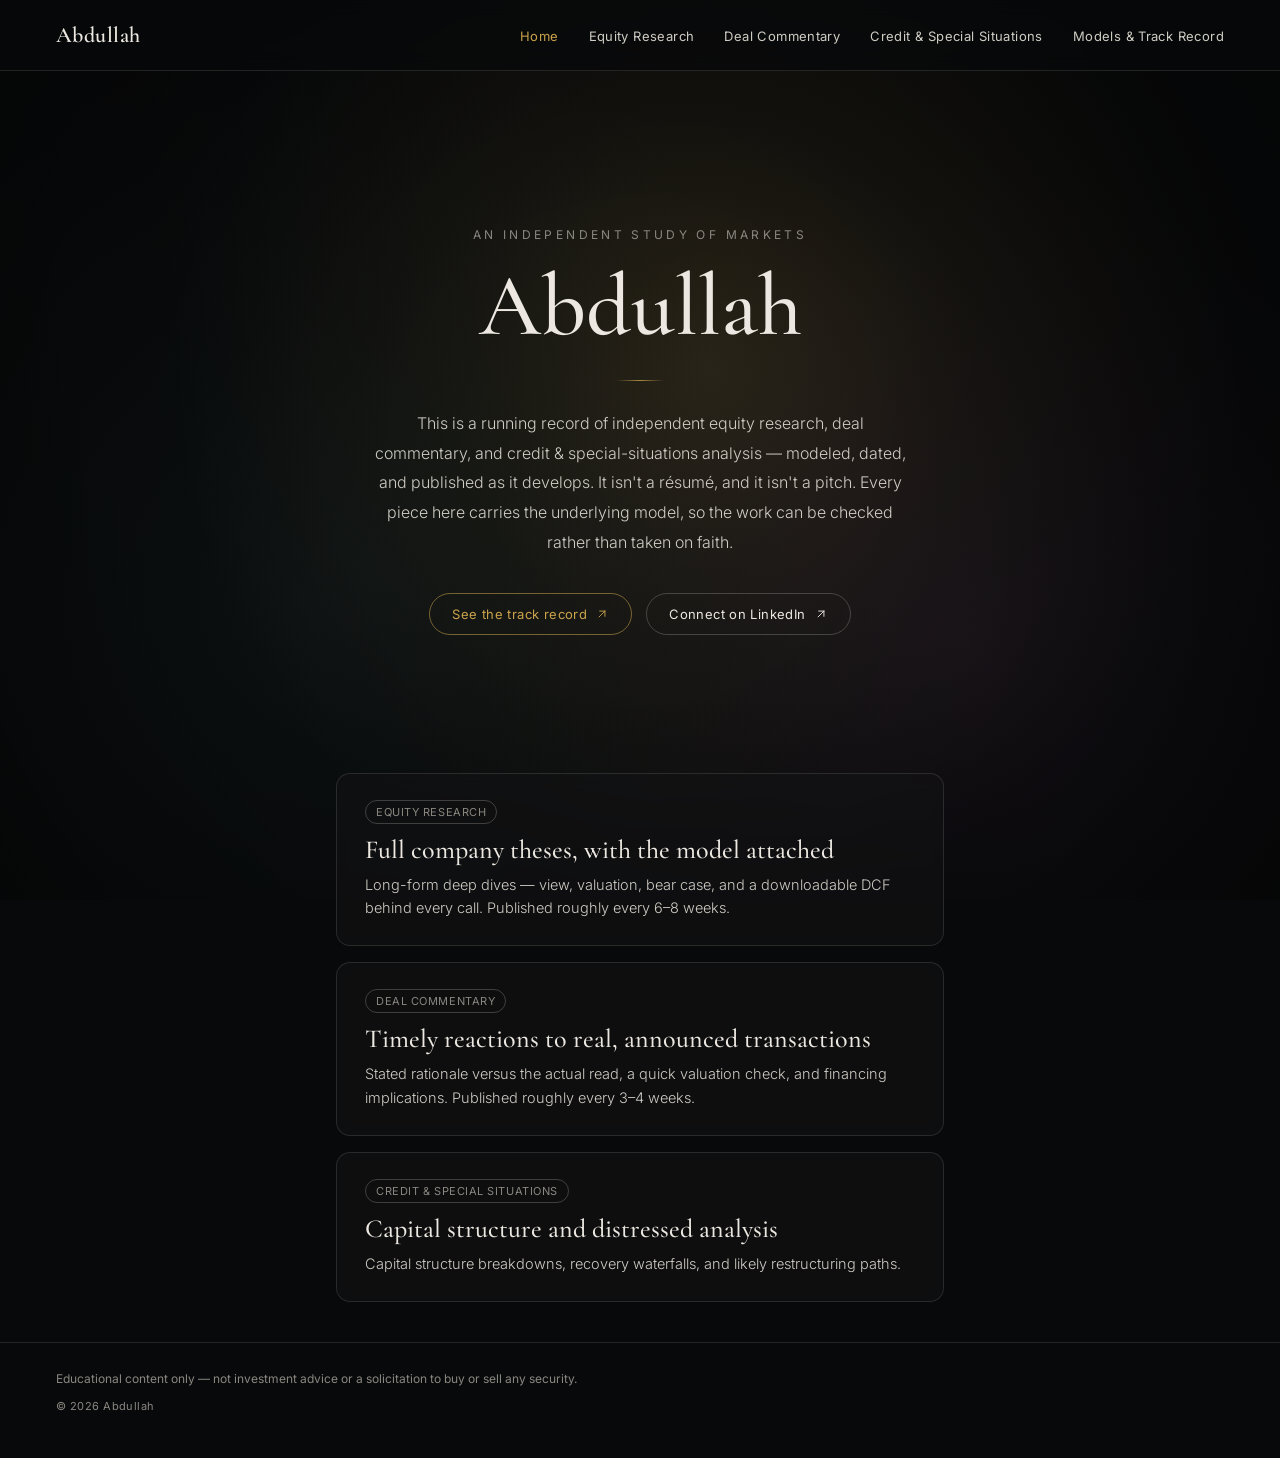
<file: index.html>
<!DOCTYPE html>
<html lang="en">
<head>
<meta charset="UTF-8" />
<meta name="viewport" content="width=device-width, initial-scale=1.0" />
<title>Abdullah — Independent Research</title>
<meta name="description" content="Abdullah's independent equity research, deal commentary, and credit &amp; special situations analysis — modeled and dated as it develops." />
<meta property="og:title" content="Abdullah — Independent Research" />
<meta property="og:description" content="Independent equity research, deal commentary, and credit &amp; special situations analysis — modeled and dated as it develops." />
<meta property="og:type" content="website" />
<link rel="icon" href="data:,">
<link rel="preconnect" href="https://fonts.googleapis.com">
<link rel="preconnect" href="https://fonts.gstatic.com" crossorigin>
<link href="https://fonts.googleapis.com/css2?family=Cormorant+Garamond:wght@400;500;600&family=Inter:wght@300;400;500&display=swap" rel="stylesheet">
<link rel="stylesheet" href="styles.css">
</head>
<body>

<canvas id="bg"></canvas>

<div class="wrap">
<header class="site-header">
  <a class="brand" href="index.html">Abdullah</a>
  <nav>
    <button class="nav-toggle" aria-label="Toggle navigation" aria-expanded="false">
      <svg width="18" height="18" viewBox="0 0 24 24" fill="none" xmlns="http://www.w3.org/2000/svg"><path d="M4 6h16M4 12h16M4 18h16" stroke="currentColor" stroke-width="1.6" stroke-linecap="round"/></svg>
    </button>
    <ul class="nav-links">
      <li><a href="index.html" aria-current="page">Home</a></li>
      <li><a href="equity-research/index.html">Equity Research</a></li>
      <li><a href="deal-commentary/index.html">Deal Commentary</a></li>
      <li><a href="credit-special-situations/index.html">Credit &amp; Special Situations</a></li>
      <li><a href="track-record.html">Models &amp; Track Record</a></li>
    </ul>
  </nav>
</header>

<main>
  <section class="hero">
    <div class="hero-inner">
      <p class="eyebrow">an independent study of markets</p>
      <h1 class="name">Abdullah</h1>
      <div class="rule"></div>
      <p class="intro">
        This is a running record of independent equity research, deal commentary,
        and credit &amp; special-situations analysis — modeled, dated, and published
        as it develops. It isn't a résumé, and it isn't a pitch. Every piece here
        carries the underlying model, so the work can be checked rather than
        taken on faith.
      </p>
      <div class="hero-actions">
        <a class="btn btn-primary" href="track-record.html">
          <span>See the track record</span>
          <svg width="14" height="14" viewBox="0 0 24 24" fill="none" xmlns="http://www.w3.org/2000/svg"><path d="M7 17L17 7M17 7H8M17 7V16" stroke="currentColor" stroke-width="1.6" stroke-linecap="round" stroke-linejoin="round"/></svg>
        </a>
        <a class="btn" href="https://www.linkedin.com/in/abdullah-baig-444362235/" target="_blank" rel="noopener noreferrer">
          <span>Connect on LinkedIn</span>
          <svg width="14" height="14" viewBox="0 0 24 24" fill="none" xmlns="http://www.w3.org/2000/svg"><path d="M7 17L17 7M17 7H8M17 7V16" stroke="currentColor" stroke-width="1.6" stroke-linecap="round" stroke-linejoin="round"/></svg>
        </a>
      </div>
    </div>
  </section>

  <section class="page page-narrow" style="padding-top:0;">
    <div class="card-list">
      <a class="card" href="equity-research/index.html">
        <div class="card-top"><span class="tag">Equity Research</span></div>
        <h3>Full company theses, with the model attached</h3>
        <p>Long-form deep dives — view, valuation, bear case, and a downloadable DCF behind every call. Published roughly every 6–8 weeks.</p>
      </a>
      <a class="card" href="deal-commentary/index.html">
        <div class="card-top"><span class="tag">Deal Commentary</span></div>
        <h3>Timely reactions to real, announced transactions</h3>
        <p>Stated rationale versus the actual read, a quick valuation check, and financing implications. Published roughly every 3–4 weeks.</p>
      </a>
      <a class="card" href="credit-special-situations/index.html">
        <div class="card-top"><span class="tag">Credit &amp; Special Situations</span></div>
        <h3>Capital structure and distressed analysis</h3>
        <p>Capital structure breakdowns, recovery waterfalls, and likely restructuring paths.</p>
      </a>
    </div>
  </section>
</main>

<footer class="site-footer">
  <p class="disclaimer">Educational content only — not investment advice or a solicitation to buy or sell any security.</p>
  <p class="copyright">&copy; <span data-year></span> Abdullah</p>
</footer>
</div>

<script src="script.js"></script>
</body>
</html>
</file>
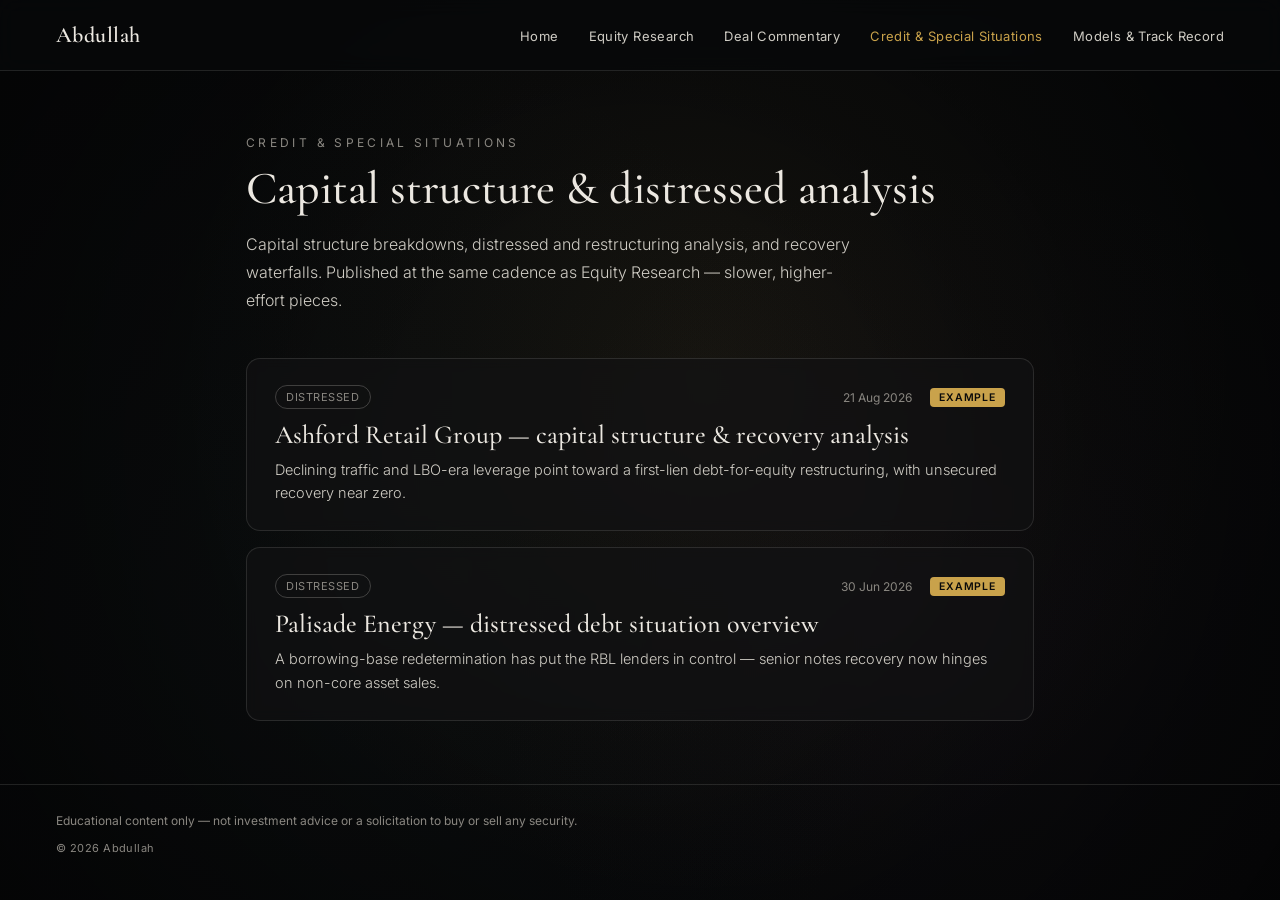
<file: credit-special-situations/index.html>
<!DOCTYPE html>
<html lang="en">
<head>
<meta charset="UTF-8" />
<meta name="viewport" content="width=device-width, initial-scale=1.0" />
<title>Credit &amp; Special Situations — Abdullah</title>
<meta name="description" content="Capital structure breakdowns, distressed and restructuring analysis, and recovery waterfalls." />
<link rel="icon" href="data:,">
<link rel="preconnect" href="https://fonts.googleapis.com">
<link rel="preconnect" href="https://fonts.gstatic.com" crossorigin>
<link href="https://fonts.googleapis.com/css2?family=Cormorant+Garamond:wght@400;500;600&family=Inter:wght@300;400;500&display=swap" rel="stylesheet">
<link rel="stylesheet" href="../styles.css">
</head>
<body data-bg-subdued>

<canvas id="bg"></canvas>

<div class="wrap">
<header class="site-header">
  <a class="brand" href="../index.html">Abdullah</a>
  <nav>
    <button class="nav-toggle" aria-label="Toggle navigation" aria-expanded="false">
      <svg width="18" height="18" viewBox="0 0 24 24" fill="none" xmlns="http://www.w3.org/2000/svg"><path d="M4 6h16M4 12h16M4 18h16" stroke="currentColor" stroke-width="1.6" stroke-linecap="round"/></svg>
    </button>
    <ul class="nav-links">
      <li><a href="../index.html">Home</a></li>
      <li><a href="../equity-research/index.html">Equity Research</a></li>
      <li><a href="../deal-commentary/index.html">Deal Commentary</a></li>
      <li><a href="index.html" aria-current="page">Credit &amp; Special Situations</a></li>
      <li><a href="../track-record.html">Models &amp; Track Record</a></li>
    </ul>
  </nav>
</header>

<main class="page">
  <div class="section-head">
    <p class="eyebrow">Credit &amp; Special Situations</p>
    <h1 class="section-title">Capital structure &amp; distressed analysis</h1>
    <p class="section-desc">Capital structure breakdowns, distressed and restructuring analysis, and recovery waterfalls. Published at the same cadence as Equity Research — slower, higher-effort pieces.</p>
  </div>

  <div class="card-list">
    <a class="card" href="ashford-retail.html">
      <div class="card-top">
        <span class="tag">Distressed</span>
        <span class="card-date">21 Aug 2026</span>
        <span class="badge-example">Example</span>
      </div>
      <h3>Ashford Retail Group — capital structure &amp; recovery analysis</h3>
      <p>Declining traffic and LBO-era leverage point toward a first-lien debt-for-equity restructuring, with unsecured recovery near zero.</p>
    </a>
    <a class="card" href="palisade-energy.html">
      <div class="card-top">
        <span class="tag">Distressed</span>
        <span class="card-date">30 Jun 2026</span>
        <span class="badge-example">Example</span>
      </div>
      <h3>Palisade Energy — distressed debt situation overview</h3>
      <p>A borrowing-base redetermination has put the RBL lenders in control — senior notes recovery now hinges on non-core asset sales.</p>
    </a>
  </div>
</main>

<footer class="site-footer">
  <p class="disclaimer">Educational content only — not investment advice or a solicitation to buy or sell any security.</p>
  <p class="copyright">&copy; <span data-year></span> Abdullah</p>
</footer>
</div>

<script src="../script.js"></script>
</body>
</html>
</file>
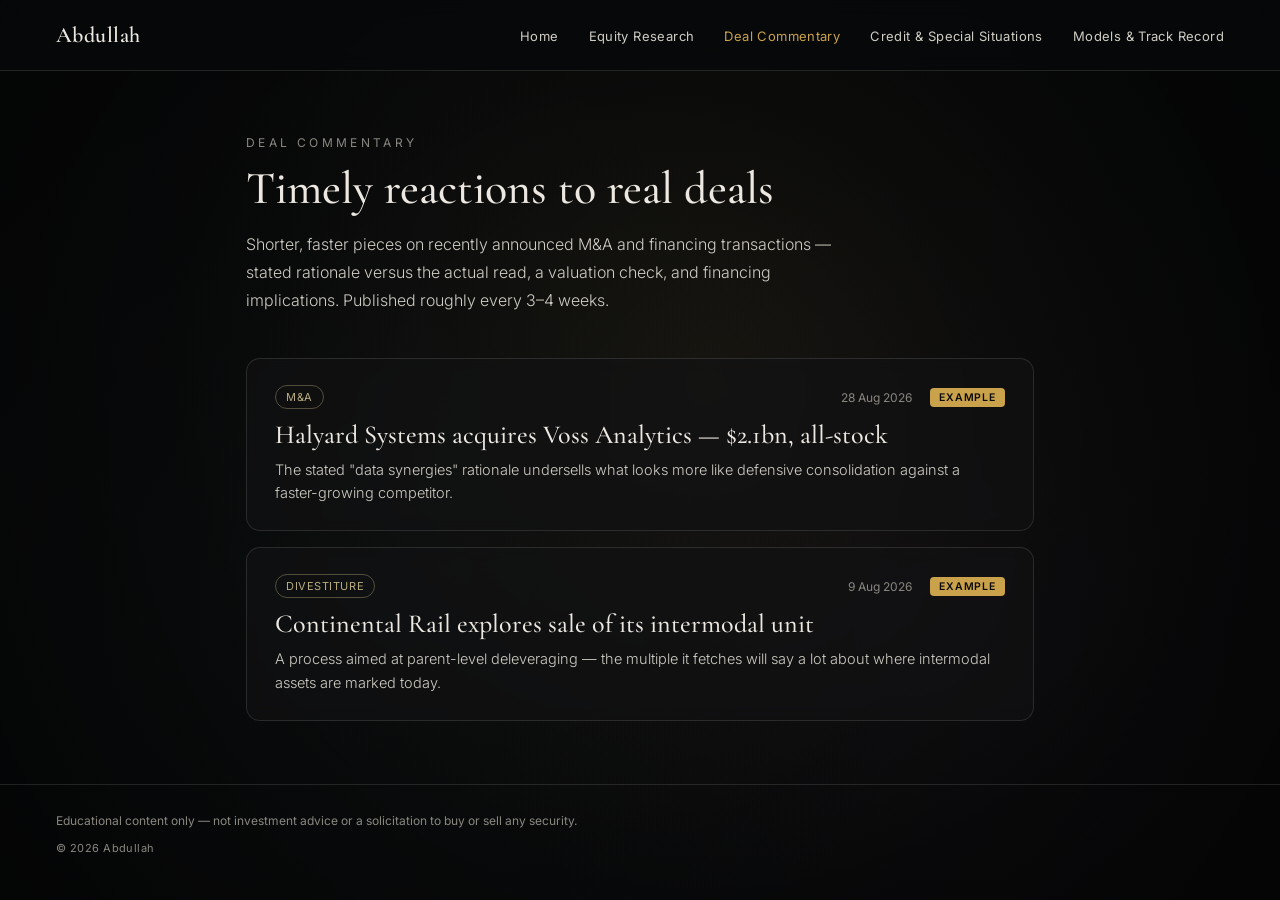
<file: deal-commentary/index.html>
<!DOCTYPE html>
<html lang="en">
<head>
<meta charset="UTF-8" />
<meta name="viewport" content="width=device-width, initial-scale=1.0" />
<title>Deal Commentary — Abdullah</title>
<meta name="description" content="Timely reactions to real, announced M&A and financing transactions." />
<link rel="icon" href="data:,">
<link rel="preconnect" href="https://fonts.googleapis.com">
<link rel="preconnect" href="https://fonts.gstatic.com" crossorigin>
<link href="https://fonts.googleapis.com/css2?family=Cormorant+Garamond:wght@400;500;600&family=Inter:wght@300;400;500&display=swap" rel="stylesheet">
<link rel="stylesheet" href="../styles.css">
</head>
<body data-bg-subdued>

<canvas id="bg"></canvas>

<div class="wrap">
<header class="site-header">
  <a class="brand" href="../index.html">Abdullah</a>
  <nav>
    <button class="nav-toggle" aria-label="Toggle navigation" aria-expanded="false">
      <svg width="18" height="18" viewBox="0 0 24 24" fill="none" xmlns="http://www.w3.org/2000/svg"><path d="M4 6h16M4 12h16M4 18h16" stroke="currentColor" stroke-width="1.6" stroke-linecap="round"/></svg>
    </button>
    <ul class="nav-links">
      <li><a href="../index.html">Home</a></li>
      <li><a href="../equity-research/index.html">Equity Research</a></li>
      <li><a href="index.html" aria-current="page">Deal Commentary</a></li>
      <li><a href="../credit-special-situations/index.html">Credit &amp; Special Situations</a></li>
      <li><a href="../track-record.html">Models &amp; Track Record</a></li>
    </ul>
  </nav>
</header>

<main class="page">
  <div class="section-head">
    <p class="eyebrow">Deal Commentary</p>
    <h1 class="section-title">Timely reactions to real deals</h1>
    <p class="section-desc">Shorter, faster pieces on recently announced M&amp;A and financing transactions — stated rationale versus the actual read, a valuation check, and financing implications. Published roughly every 3–4 weeks.</p>
  </div>

  <div class="card-list">
    <a class="card" href="halyard-voss.html">
      <div class="card-top">
        <span class="tag tag-neutral">M&amp;A</span>
        <span class="card-date">28 Aug 2026</span>
        <span class="badge-example">Example</span>
      </div>
      <h3>Halyard Systems acquires Voss Analytics — $2.1bn, all-stock</h3>
      <p>The stated "data synergies" rationale undersells what looks more like defensive consolidation against a faster-growing competitor.</p>
    </a>
    <a class="card" href="continental-rail.html">
      <div class="card-top">
        <span class="tag tag-neutral">Divestiture</span>
        <span class="card-date">9 Aug 2026</span>
        <span class="badge-example">Example</span>
      </div>
      <h3>Continental Rail explores sale of its intermodal unit</h3>
      <p>A process aimed at parent-level deleveraging — the multiple it fetches will say a lot about where intermodal assets are marked today.</p>
    </a>
  </div>
</main>

<footer class="site-footer">
  <p class="disclaimer">Educational content only — not investment advice or a solicitation to buy or sell any security.</p>
  <p class="copyright">&copy; <span data-year></span> Abdullah</p>
</footer>
</div>

<script src="../script.js"></script>
</body>
</html>
</file>
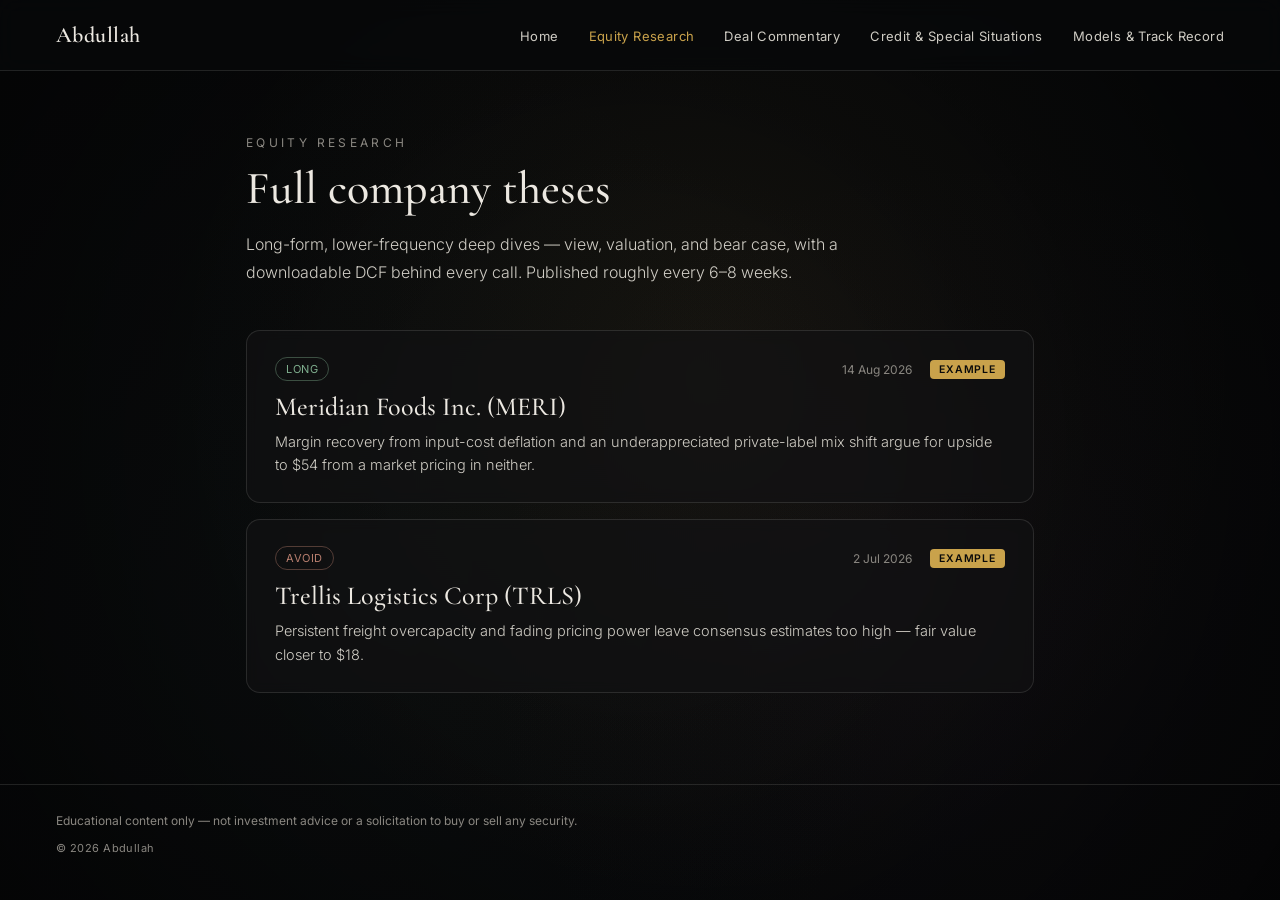
<file: equity-research/index.html>
<!DOCTYPE html>
<html lang="en">
<head>
<meta charset="UTF-8" />
<meta name="viewport" content="width=device-width, initial-scale=1.0" />
<title>Equity Research — Abdullah</title>
<meta name="description" content="Full company theses with valuation, bear case, and a downloadable model behind every call." />
<link rel="icon" href="data:,">
<link rel="preconnect" href="https://fonts.googleapis.com">
<link rel="preconnect" href="https://fonts.gstatic.com" crossorigin>
<link href="https://fonts.googleapis.com/css2?family=Cormorant+Garamond:wght@400;500;600&family=Inter:wght@300;400;500&display=swap" rel="stylesheet">
<link rel="stylesheet" href="../styles.css">
</head>
<body data-bg-subdued>

<canvas id="bg"></canvas>

<div class="wrap">
<header class="site-header">
  <a class="brand" href="../index.html">Abdullah</a>
  <nav>
    <button class="nav-toggle" aria-label="Toggle navigation" aria-expanded="false">
      <svg width="18" height="18" viewBox="0 0 24 24" fill="none" xmlns="http://www.w3.org/2000/svg"><path d="M4 6h16M4 12h16M4 18h16" stroke="currentColor" stroke-width="1.6" stroke-linecap="round"/></svg>
    </button>
    <ul class="nav-links">
      <li><a href="../index.html">Home</a></li>
      <li><a href="index.html" aria-current="page">Equity Research</a></li>
      <li><a href="../deal-commentary/index.html">Deal Commentary</a></li>
      <li><a href="../credit-special-situations/index.html">Credit &amp; Special Situations</a></li>
      <li><a href="../track-record.html">Models &amp; Track Record</a></li>
    </ul>
  </nav>
</header>

<main class="page">
  <div class="section-head">
    <p class="eyebrow">Equity Research</p>
    <h1 class="section-title">Full company theses</h1>
    <p class="section-desc">Long-form, lower-frequency deep dives — view, valuation, and bear case, with a downloadable DCF behind every call. Published roughly every 6–8 weeks.</p>
  </div>

  <div class="card-list">
    <a class="card" href="meridian-foods.html">
      <div class="card-top">
        <span class="tag tag-long">Long</span>
        <span class="card-date">14 Aug 2026</span>
        <span class="badge-example">Example</span>
      </div>
      <h3>Meridian Foods Inc. (MERI)</h3>
      <p>Margin recovery from input-cost deflation and an underappreciated private-label mix shift argue for upside to $54 from a market pricing in neither.</p>
    </a>
    <a class="card" href="trellis-logistics.html">
      <div class="card-top">
        <span class="tag tag-short">Avoid</span>
        <span class="card-date">2 Jul 2026</span>
        <span class="badge-example">Example</span>
      </div>
      <h3>Trellis Logistics Corp (TRLS)</h3>
      <p>Persistent freight overcapacity and fading pricing power leave consensus estimates too high — fair value closer to $18.</p>
    </a>
  </div>
</main>

<footer class="site-footer">
  <p class="disclaimer">Educational content only — not investment advice or a solicitation to buy or sell any security.</p>
  <p class="copyright">&copy; <span data-year></span> Abdullah</p>
</footer>
</div>

<script src="../script.js"></script>
</body>
</html>
</file>
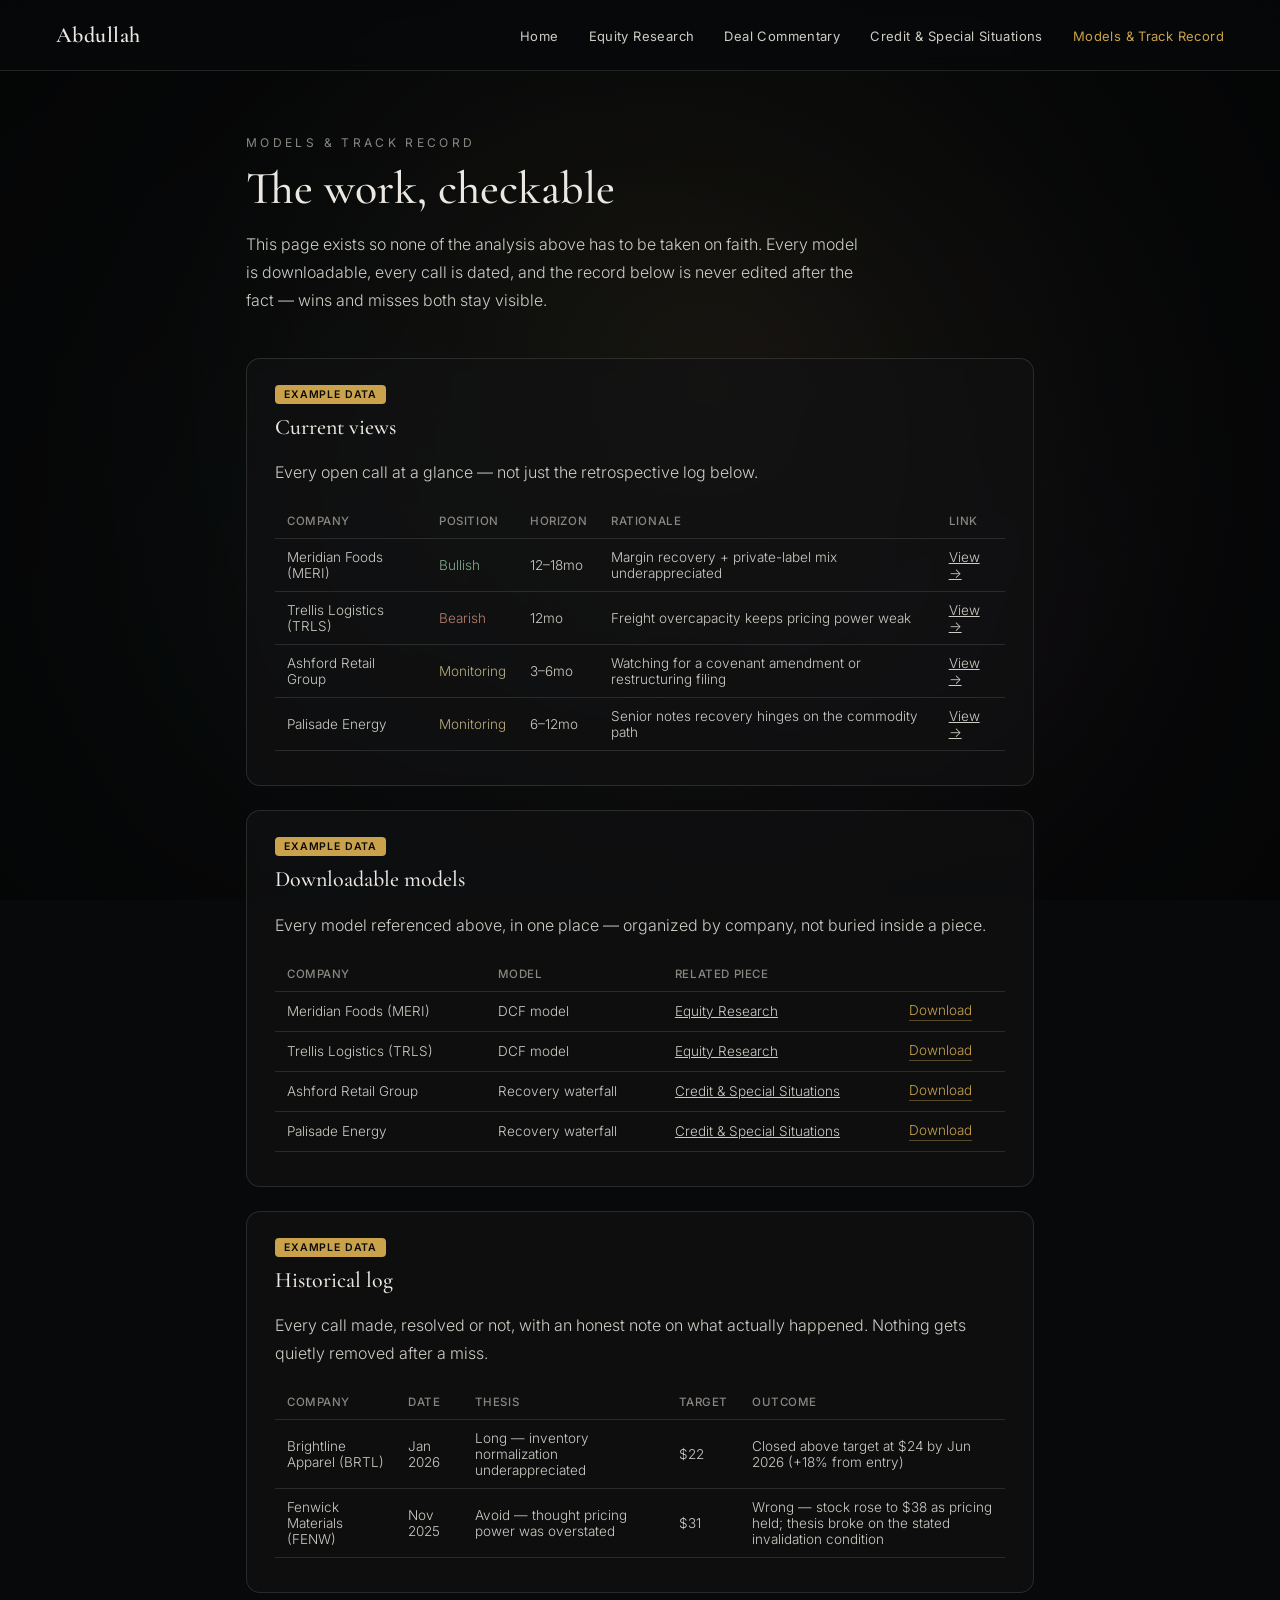
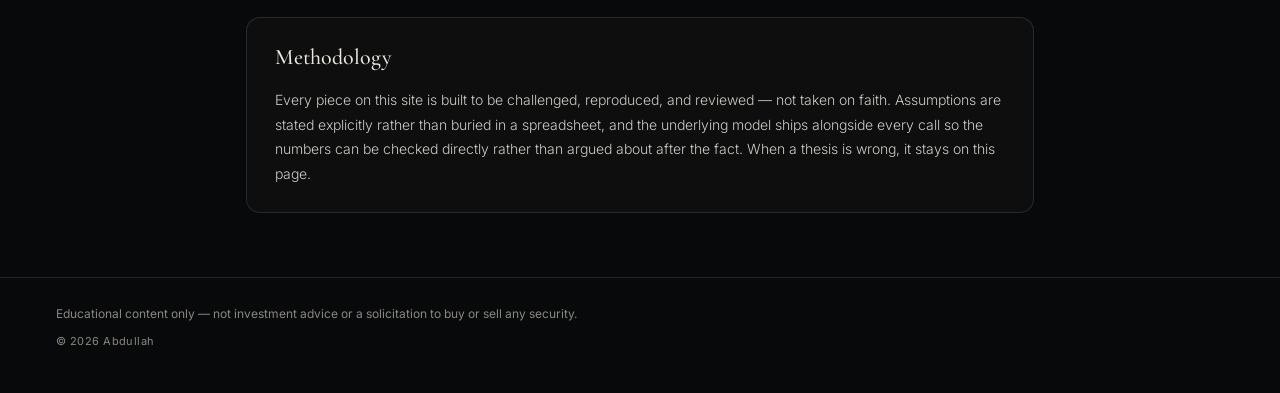
<file: track-record.html>
<!DOCTYPE html>
<html lang="en">
<head>
<meta charset="UTF-8" />
<meta name="viewport" content="width=device-width, initial-scale=1.0" />
<title>Models &amp; Track Record — Abdullah</title>
<meta name="description" content="Every downloadable model, current open positioning, and an honest running log of every call made." />
<link rel="icon" href="data:,">
<link rel="preconnect" href="https://fonts.googleapis.com">
<link rel="preconnect" href="https://fonts.gstatic.com" crossorigin>
<link href="https://fonts.googleapis.com/css2?family=Cormorant+Garamond:wght@400;500;600&family=Inter:wght@300;400;500&display=swap" rel="stylesheet">
<link rel="stylesheet" href="styles.css">
</head>
<body data-bg-subdued>

<canvas id="bg"></canvas>

<div class="wrap">
<header class="site-header">
  <a class="brand" href="index.html">Abdullah</a>
  <nav>
    <button class="nav-toggle" aria-label="Toggle navigation" aria-expanded="false">
      <svg width="18" height="18" viewBox="0 0 24 24" fill="none" xmlns="http://www.w3.org/2000/svg"><path d="M4 6h16M4 12h16M4 18h16" stroke="currentColor" stroke-width="1.6" stroke-linecap="round"/></svg>
    </button>
    <ul class="nav-links">
      <li><a href="index.html">Home</a></li>
      <li><a href="equity-research/index.html">Equity Research</a></li>
      <li><a href="deal-commentary/index.html">Deal Commentary</a></li>
      <li><a href="credit-special-situations/index.html">Credit &amp; Special Situations</a></li>
      <li><a href="track-record.html" aria-current="page">Models &amp; Track Record</a></li>
    </ul>
  </nav>
</header>

<main class="page">
  <div class="section-head">
    <p class="eyebrow">Models &amp; Track Record</p>
    <h1 class="section-title">The work, checkable</h1>
    <p class="section-desc">This page exists so none of the analysis above has to be taken on faith. Every model is downloadable, every call is dated, and the record below is never edited after the fact — wins and misses both stay visible.</p>
  </div>

  <div class="panel">
    <span class="badge-example" style="margin-left:0; margin-bottom:10px; display:inline-block;">Example data</span>
    <h2>Current views</h2>
    <p style="margin-bottom:18px;">Every open call at a glance — not just the retrospective log below.</p>
    <div class="table-scroll">
      <table>
        <thead><tr><th>Company</th><th>Position</th><th>Horizon</th><th>Rationale</th><th>Link</th></tr></thead>
        <tbody>
          <tr>
            <td>Meridian Foods (MERI)</td>
            <td class="pos-bullish">Bullish</td>
            <td>12–18mo</td>
            <td>Margin recovery + private-label mix underappreciated</td>
            <td><a href="equity-research/meridian-foods.html">View →</a></td>
          </tr>
          <tr>
            <td>Trellis Logistics (TRLS)</td>
            <td class="pos-bearish">Bearish</td>
            <td>12mo</td>
            <td>Freight overcapacity keeps pricing power weak</td>
            <td><a href="equity-research/trellis-logistics.html">View →</a></td>
          </tr>
          <tr>
            <td>Ashford Retail Group</td>
            <td class="pos-neutral">Monitoring</td>
            <td>3–6mo</td>
            <td>Watching for a covenant amendment or restructuring filing</td>
            <td><a href="credit-special-situations/ashford-retail.html">View →</a></td>
          </tr>
          <tr>
            <td>Palisade Energy</td>
            <td class="pos-neutral">Monitoring</td>
            <td>6–12mo</td>
            <td>Senior notes recovery hinges on the commodity path</td>
            <td><a href="credit-special-situations/palisade-energy.html">View →</a></td>
          </tr>
        </tbody>
      </table>
    </div>
  </div>

  <div class="panel">
    <span class="badge-example" style="margin-left:0; margin-bottom:10px; display:inline-block;">Example data</span>
    <h2>Downloadable models</h2>
    <p style="margin-bottom:18px;">Every model referenced above, in one place — organized by company, not buried inside a piece.</p>
    <div class="table-scroll">
      <table>
        <thead><tr><th>Company</th><th>Model</th><th>Related piece</th><th></th></tr></thead>
        <tbody>
          <tr>
            <td>Meridian Foods (MERI)</td>
            <td>DCF model</td>
            <td><a href="equity-research/meridian-foods.html">Equity Research</a></td>
            <td><a class="download-link" href="models/meridian-foods-dcf.xlsx" download>Download</a></td>
          </tr>
          <tr>
            <td>Trellis Logistics (TRLS)</td>
            <td>DCF model</td>
            <td><a href="equity-research/trellis-logistics.html">Equity Research</a></td>
            <td><a class="download-link" href="models/trellis-logistics-dcf.xlsx" download>Download</a></td>
          </tr>
          <tr>
            <td>Ashford Retail Group</td>
            <td>Recovery waterfall</td>
            <td><a href="credit-special-situations/ashford-retail.html">Credit &amp; Special Situations</a></td>
            <td><a class="download-link" href="models/ashford-retail-recovery.xlsx" download>Download</a></td>
          </tr>
          <tr>
            <td>Palisade Energy</td>
            <td>Recovery waterfall</td>
            <td><a href="credit-special-situations/palisade-energy.html">Credit &amp; Special Situations</a></td>
            <td><a class="download-link" href="models/palisade-energy-recovery.xlsx" download>Download</a></td>
          </tr>
        </tbody>
      </table>
    </div>
  </div>

  <div class="panel">
    <span class="badge-example" style="margin-left:0; margin-bottom:10px; display:inline-block;">Example data</span>
    <h2>Historical log</h2>
    <p style="margin-bottom:18px;">Every call made, resolved or not, with an honest note on what actually happened. Nothing gets quietly removed after a miss.</p>
    <div class="table-scroll">
      <table>
        <thead><tr><th>Company</th><th>Date</th><th>Thesis</th><th>Target</th><th>Outcome</th></tr></thead>
        <tbody>
          <tr>
            <td>Brightline Apparel (BRTL)</td>
            <td>Jan 2026</td>
            <td>Long — inventory normalization underappreciated</td>
            <td>$22</td>
            <td>Closed above target at $24 by Jun 2026 (+18% from entry)</td>
          </tr>
          <tr>
            <td>Fenwick Materials (FENW)</td>
            <td>Nov 2025</td>
            <td>Avoid — thought pricing power was overstated</td>
            <td>$31</td>
            <td>Wrong — stock rose to $38 as pricing held; thesis broke on the stated invalidation condition</td>
          </tr>
        </tbody>
      </table>
    </div>
  </div>

  <div class="panel">
    <h2>Methodology</h2>
    <p class="repro-note" style="border-top:none; margin-top:0; padding-top:0;">
      Every piece on this site is built to be challenged, reproduced, and reviewed —
      not taken on faith. Assumptions are stated explicitly rather than buried in a
      spreadsheet, and the underlying model ships alongside every call so the
      numbers can be checked directly rather than argued about after the fact. When
      a thesis is wrong, it stays on this page.
    </p>
  </div>
</main>

<footer class="site-footer">
  <p class="disclaimer">Educational content only — not investment advice or a solicitation to buy or sell any security.</p>
  <p class="copyright">&copy; <span data-year></span> Abdullah</p>
</footer>
</div>

<script src="script.js"></script>
</body>
</html>
</file>
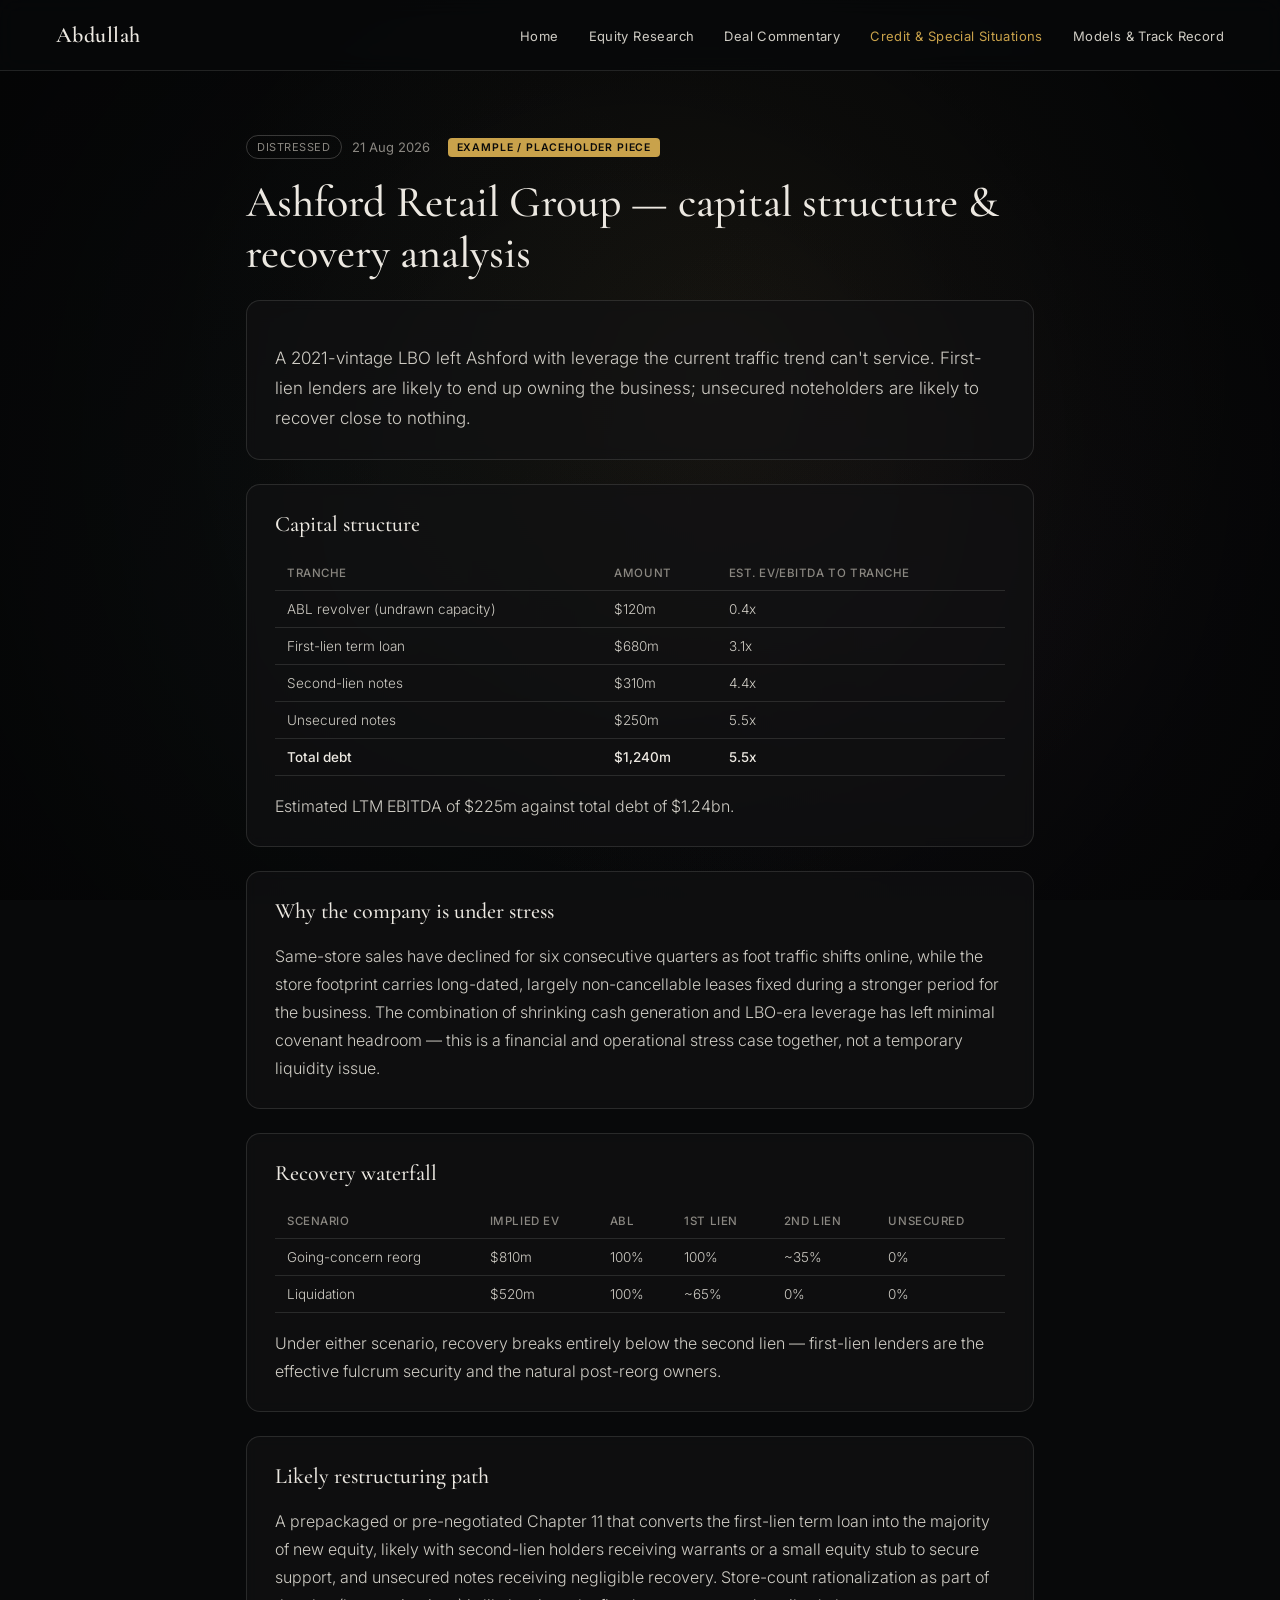
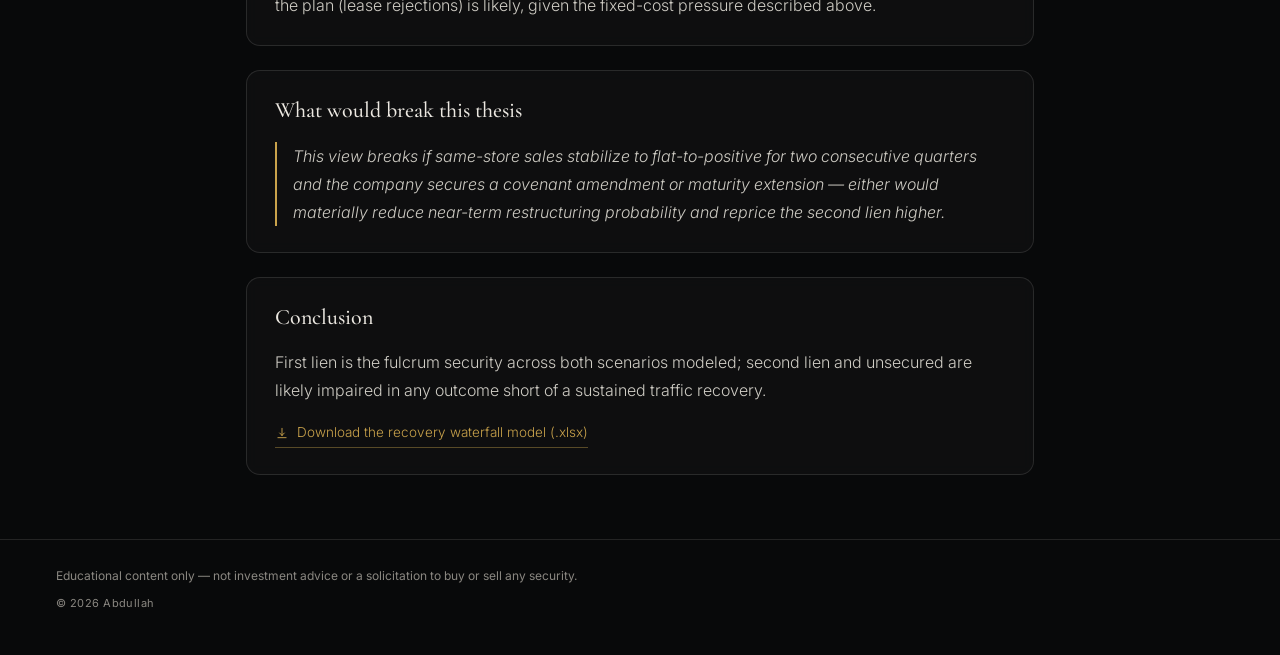
<file: credit-special-situations/ashford-retail.html>
<!DOCTYPE html>
<html lang="en">
<head>
<meta charset="UTF-8" />
<meta name="viewport" content="width=device-width, initial-scale=1.0" />
<title>Ashford Retail Group — Credit &amp; Special Situations — Abdullah</title>
<meta name="description" content="Capital structure and recovery analysis on Ashford Retail Group." />
<link rel="icon" href="data:,">
<link rel="preconnect" href="https://fonts.googleapis.com">
<link rel="preconnect" href="https://fonts.gstatic.com" crossorigin>
<link href="https://fonts.googleapis.com/css2?family=Cormorant+Garamond:wght@400;500;600&family=Inter:wght@300;400;500&display=swap" rel="stylesheet">
<link rel="stylesheet" href="../styles.css">
</head>
<body data-bg-subdued>

<canvas id="bg"></canvas>

<div class="wrap">
<header class="site-header">
  <a class="brand" href="../index.html">Abdullah</a>
  <nav>
    <button class="nav-toggle" aria-label="Toggle navigation" aria-expanded="false">
      <svg width="18" height="18" viewBox="0 0 24 24" fill="none" xmlns="http://www.w3.org/2000/svg"><path d="M4 6h16M4 12h16M4 18h16" stroke="currentColor" stroke-width="1.6" stroke-linecap="round"/></svg>
    </button>
    <ul class="nav-links">
      <li><a href="../index.html">Home</a></li>
      <li><a href="../equity-research/index.html">Equity Research</a></li>
      <li><a href="../deal-commentary/index.html">Deal Commentary</a></li>
      <li><a href="index.html" aria-current="page">Credit &amp; Special Situations</a></li>
      <li><a href="../track-record.html">Models &amp; Track Record</a></li>
    </ul>
  </nav>
</header>

<main class="page">
  <div class="post-meta">
    <span class="tag">Distressed</span>
    <span>21 Aug 2026</span>
    <span class="badge-example">Example / placeholder piece</span>
  </div>
  <h1 class="post-title">Ashford Retail Group — capital structure &amp; recovery analysis</h1>

  <div class="panel">
    <p class="summary-line">
      A 2021-vintage LBO left Ashford with leverage the current traffic trend can't
      service. First-lien lenders are likely to end up owning the business; unsecured
      noteholders are likely to recover close to nothing.
    </p>
  </div>

  <div class="panel">
    <h2>Capital structure</h2>
    <div class="table-scroll">
      <table>
        <thead><tr><th>Tranche</th><th>Amount</th><th>Est. EV/EBITDA to tranche</th></tr></thead>
        <tbody>
          <tr><td>ABL revolver (undrawn capacity)</td><td>$120m</td><td>0.4x</td></tr>
          <tr><td>First-lien term loan</td><td>$680m</td><td>3.1x</td></tr>
          <tr><td>Second-lien notes</td><td>$310m</td><td>4.4x</td></tr>
          <tr><td>Unsecured notes</td><td>$250m</td><td>5.5x</td></tr>
          <tr class="total"><td><strong>Total debt</strong></td><td><strong>$1,240m</strong></td><td><strong>5.5x</strong></td></tr>
        </tbody>
      </table>
    </div>
    <p>Estimated LTM EBITDA of $225m against total debt of $1.24bn.</p>
  </div>

  <div class="panel">
    <h2>Why the company is under stress</h2>
    <p>Same-store sales have declined for six consecutive quarters as foot traffic
    shifts online, while the store footprint carries long-dated, largely
    non-cancellable leases fixed during a stronger period for the business. The
    combination of shrinking cash generation and LBO-era leverage has left minimal
    covenant headroom — this is a financial and operational stress case together,
    not a temporary liquidity issue.</p>
  </div>

  <div class="panel">
    <h2>Recovery waterfall</h2>
    <div class="table-scroll">
      <table>
        <thead><tr><th>Scenario</th><th>Implied EV</th><th>ABL</th><th>1st lien</th><th>2nd lien</th><th>Unsecured</th></tr></thead>
        <tbody>
          <tr><td>Going-concern reorg</td><td>$810m</td><td>100%</td><td>100%</td><td>~35%</td><td>0%</td></tr>
          <tr><td>Liquidation</td><td>$520m</td><td>100%</td><td>~65%</td><td>0%</td><td>0%</td></tr>
        </tbody>
      </table>
    </div>
    <p>Under either scenario, recovery breaks entirely below the second lien —
    first-lien lenders are the effective fulcrum security and the natural
    post-reorg owners.</p>
  </div>

  <div class="panel">
    <h2>Likely restructuring path</h2>
    <p>A prepackaged or pre-negotiated Chapter 11 that converts the first-lien term
    loan into the majority of new equity, likely with second-lien holders receiving
    warrants or a small equity stub to secure support, and unsecured notes
    receiving negligible recovery. Store-count rationalization as part of the plan
    (lease rejections) is likely, given the fixed-cost pressure described above.</p>
  </div>

  <div class="panel">
    <h2>What would break this thesis</h2>
    <p class="invalidation">
      This view breaks if same-store sales stabilize to flat-to-positive for two
      consecutive quarters and the company secures a covenant amendment or
      maturity extension — either would materially reduce near-term restructuring
      probability and reprice the second lien higher.
    </p>
  </div>

  <div class="panel">
    <h2>Conclusion</h2>
    <p>First lien is the fulcrum security across both scenarios modeled; second
    lien and unsecured are likely impaired in any outcome short of a sustained
    traffic recovery.</p>
    <p><a class="download-link" href="../models/ashford-retail-recovery.xlsx" download>
      <svg width="14" height="14" viewBox="0 0 24 24" fill="none" xmlns="http://www.w3.org/2000/svg"><path d="M12 4v12m0 0l-4-4m4 4l4-4M5 20h14" stroke="currentColor" stroke-width="1.6" stroke-linecap="round" stroke-linejoin="round"/></svg>
      Download the recovery waterfall model (.xlsx)
    </a></p>
  </div>
</main>

<footer class="site-footer">
  <p class="disclaimer">Educational content only — not investment advice or a solicitation to buy or sell any security.</p>
  <p class="copyright">&copy; <span data-year></span> Abdullah</p>
</footer>
</div>

<script src="../script.js"></script>
</body>
</html>
</file>
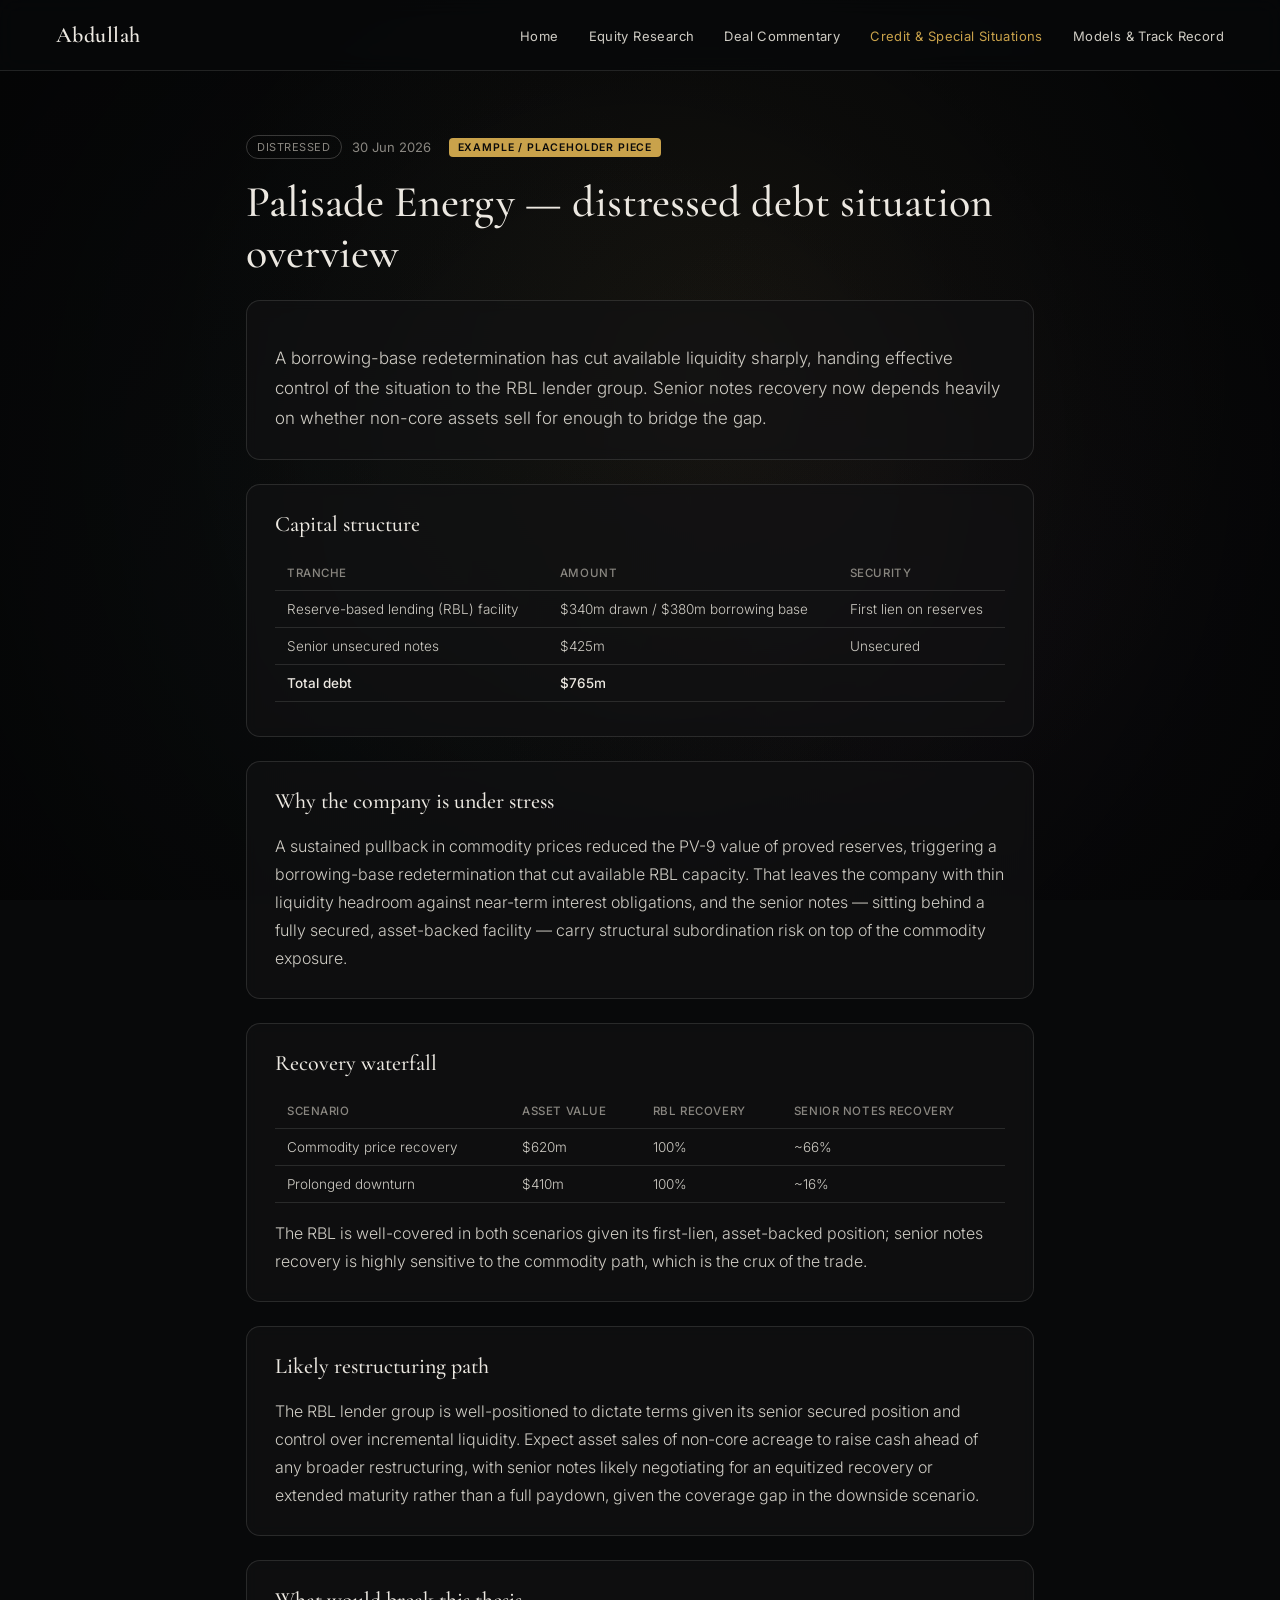
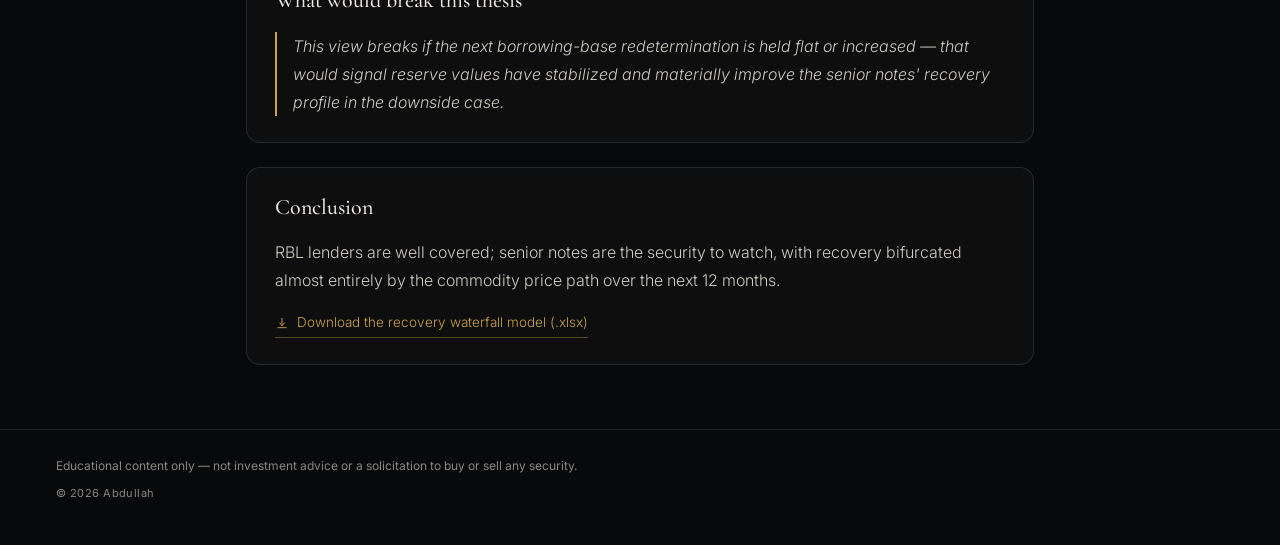
<file: credit-special-situations/palisade-energy.html>
<!DOCTYPE html>
<html lang="en">
<head>
<meta charset="UTF-8" />
<meta name="viewport" content="width=device-width, initial-scale=1.0" />
<title>Palisade Energy — Credit &amp; Special Situations — Abdullah</title>
<meta name="description" content="Distressed debt situation overview on Palisade Energy." />
<link rel="icon" href="data:,">
<link rel="preconnect" href="https://fonts.googleapis.com">
<link rel="preconnect" href="https://fonts.gstatic.com" crossorigin>
<link href="https://fonts.googleapis.com/css2?family=Cormorant+Garamond:wght@400;500;600&family=Inter:wght@300;400;500&display=swap" rel="stylesheet">
<link rel="stylesheet" href="../styles.css">
</head>
<body data-bg-subdued>

<canvas id="bg"></canvas>

<div class="wrap">
<header class="site-header">
  <a class="brand" href="../index.html">Abdullah</a>
  <nav>
    <button class="nav-toggle" aria-label="Toggle navigation" aria-expanded="false">
      <svg width="18" height="18" viewBox="0 0 24 24" fill="none" xmlns="http://www.w3.org/2000/svg"><path d="M4 6h16M4 12h16M4 18h16" stroke="currentColor" stroke-width="1.6" stroke-linecap="round"/></svg>
    </button>
    <ul class="nav-links">
      <li><a href="../index.html">Home</a></li>
      <li><a href="../equity-research/index.html">Equity Research</a></li>
      <li><a href="../deal-commentary/index.html">Deal Commentary</a></li>
      <li><a href="index.html" aria-current="page">Credit &amp; Special Situations</a></li>
      <li><a href="../track-record.html">Models &amp; Track Record</a></li>
    </ul>
  </nav>
</header>

<main class="page">
  <div class="post-meta">
    <span class="tag">Distressed</span>
    <span>30 Jun 2026</span>
    <span class="badge-example">Example / placeholder piece</span>
  </div>
  <h1 class="post-title">Palisade Energy — distressed debt situation overview</h1>

  <div class="panel">
    <p class="summary-line">
      A borrowing-base redetermination has cut available liquidity sharply,
      handing effective control of the situation to the RBL lender group. Senior
      notes recovery now depends heavily on whether non-core assets sell for
      enough to bridge the gap.
    </p>
  </div>

  <div class="panel">
    <h2>Capital structure</h2>
    <div class="table-scroll">
      <table>
        <thead><tr><th>Tranche</th><th>Amount</th><th>Security</th></tr></thead>
        <tbody>
          <tr><td>Reserve-based lending (RBL) facility</td><td>$340m drawn / $380m borrowing base</td><td>First lien on reserves</td></tr>
          <tr><td>Senior unsecured notes</td><td>$425m</td><td>Unsecured</td></tr>
          <tr class="total"><td><strong>Total debt</strong></td><td><strong>$765m</strong></td><td></td></tr>
        </tbody>
      </table>
    </div>
  </div>

  <div class="panel">
    <h2>Why the company is under stress</h2>
    <p>A sustained pullback in commodity prices reduced the PV-9 value of proved
    reserves, triggering a borrowing-base redetermination that cut available RBL
    capacity. That leaves the company with thin liquidity headroom against
    near-term interest obligations, and the senior notes — sitting behind a fully
    secured, asset-backed facility — carry structural subordination risk on top of
    the commodity exposure.</p>
  </div>

  <div class="panel">
    <h2>Recovery waterfall</h2>
    <div class="table-scroll">
      <table>
        <thead><tr><th>Scenario</th><th>Asset value</th><th>RBL recovery</th><th>Senior notes recovery</th></tr></thead>
        <tbody>
          <tr><td>Commodity price recovery</td><td>$620m</td><td>100%</td><td>~66%</td></tr>
          <tr><td>Prolonged downturn</td><td>$410m</td><td>100%</td><td>~16%</td></tr>
        </tbody>
      </table>
    </div>
    <p>The RBL is well-covered in both scenarios given its first-lien, asset-backed
    position; senior notes recovery is highly sensitive to the commodity path,
    which is the crux of the trade.</p>
  </div>

  <div class="panel">
    <h2>Likely restructuring path</h2>
    <p>The RBL lender group is well-positioned to dictate terms given its senior
    secured position and control over incremental liquidity. Expect asset sales of
    non-core acreage to raise cash ahead of any broader restructuring, with senior
    notes likely negotiating for an equitized recovery or extended maturity rather
    than a full paydown, given the coverage gap in the downside scenario.</p>
  </div>

  <div class="panel">
    <h2>What would break this thesis</h2>
    <p class="invalidation">
      This view breaks if the next borrowing-base redetermination is held flat or
      increased — that would signal reserve values have stabilized and materially
      improve the senior notes' recovery profile in the downside case.
    </p>
  </div>

  <div class="panel">
    <h2>Conclusion</h2>
    <p>RBL lenders are well covered; senior notes are the security to watch, with
    recovery bifurcated almost entirely by the commodity price path over the next
    12 months.</p>
    <p><a class="download-link" href="../models/palisade-energy-recovery.xlsx" download>
      <svg width="14" height="14" viewBox="0 0 24 24" fill="none" xmlns="http://www.w3.org/2000/svg"><path d="M12 4v12m0 0l-4-4m4 4l4-4M5 20h14" stroke="currentColor" stroke-width="1.6" stroke-linecap="round" stroke-linejoin="round"/></svg>
      Download the recovery waterfall model (.xlsx)
    </a></p>
  </div>
</main>

<footer class="site-footer">
  <p class="disclaimer">Educational content only — not investment advice or a solicitation to buy or sell any security.</p>
  <p class="copyright">&copy; <span data-year></span> Abdullah</p>
</footer>
</div>

<script src="../script.js"></script>
</body>
</html>
</file>
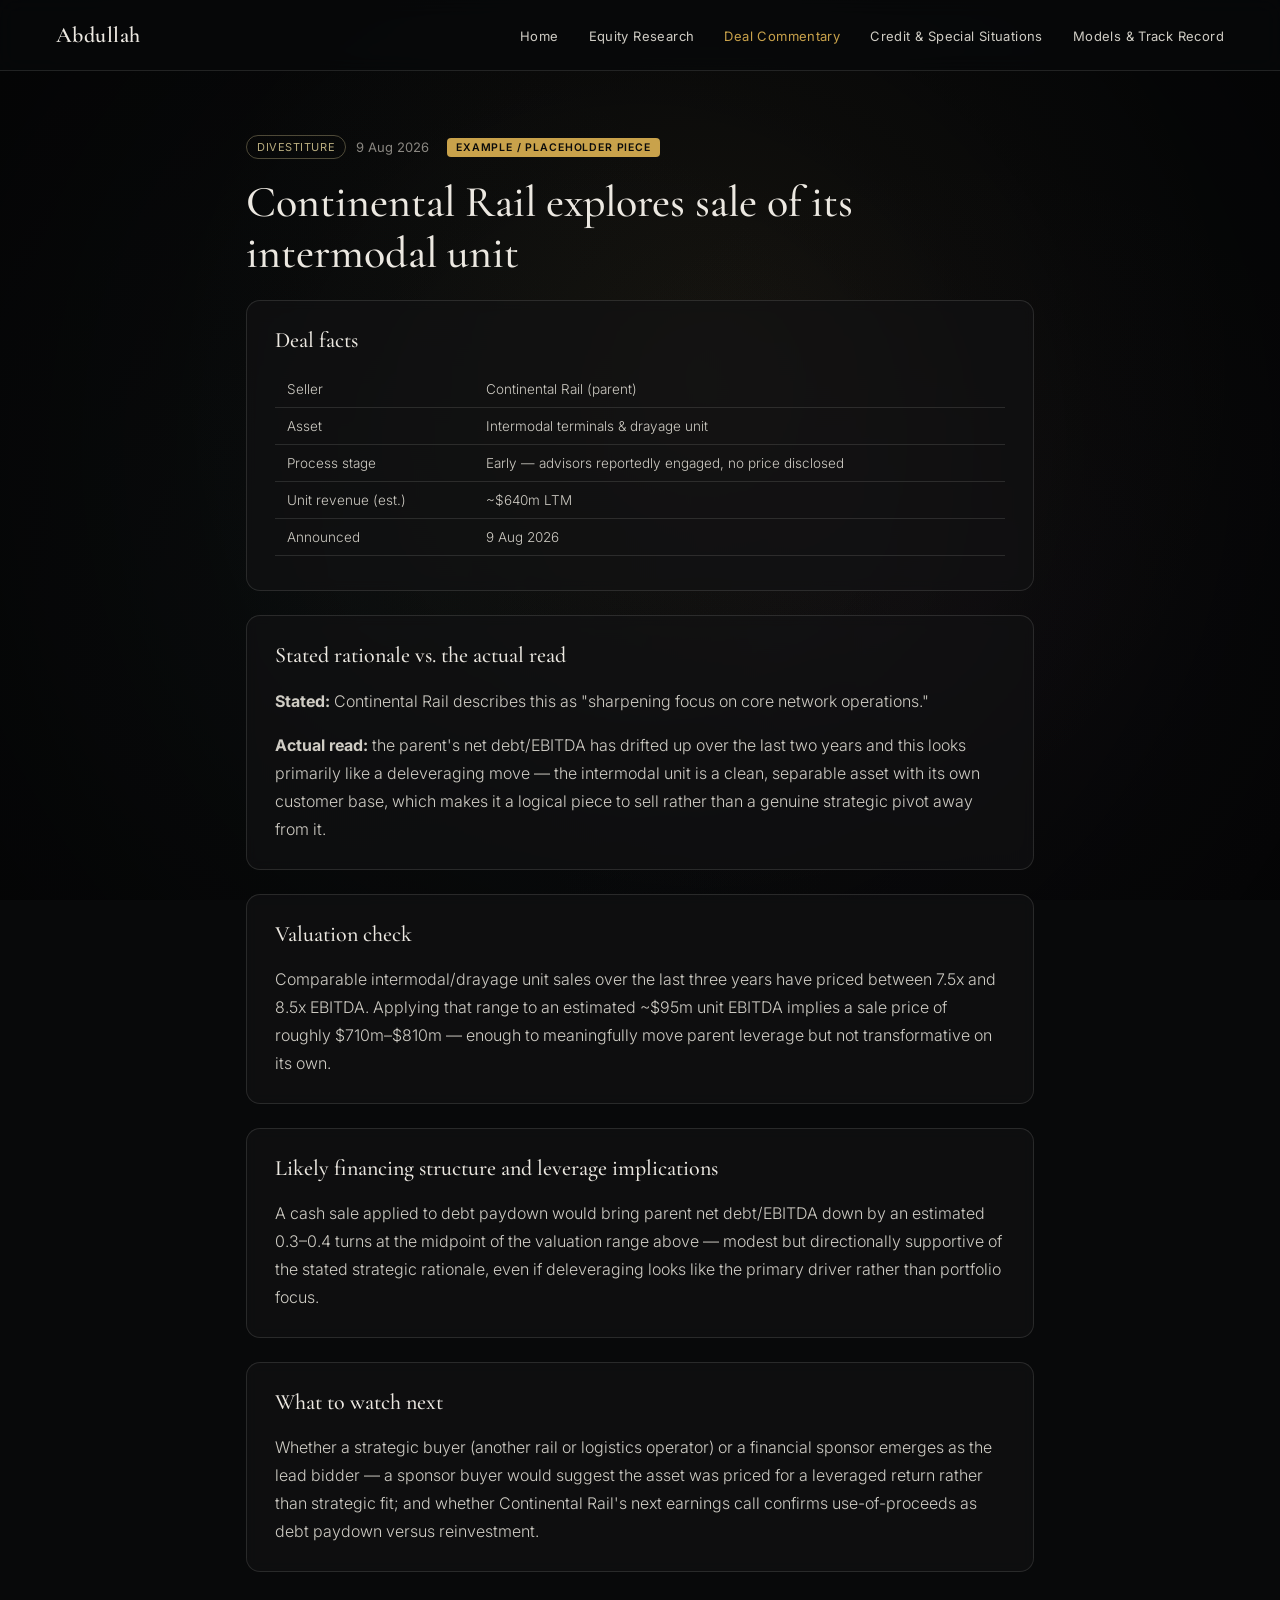
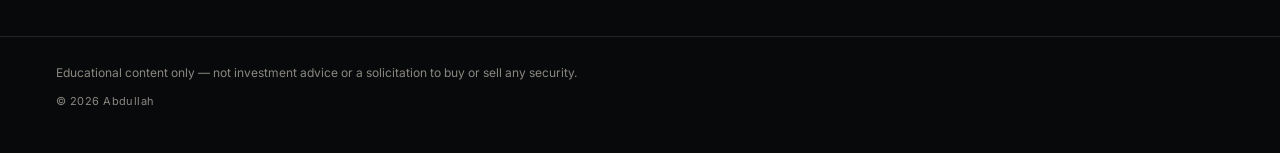
<file: deal-commentary/continental-rail.html>
<!DOCTYPE html>
<html lang="en">
<head>
<meta charset="UTF-8" />
<meta name="viewport" content="width=device-width, initial-scale=1.0" />
<title>Continental Rail Intermodal Sale — Deal Commentary — Abdullah</title>
<meta name="description" content="Deal commentary on Continental Rail's exploration of a sale of its intermodal unit." />
<link rel="icon" href="data:,">
<link rel="preconnect" href="https://fonts.googleapis.com">
<link rel="preconnect" href="https://fonts.gstatic.com" crossorigin>
<link href="https://fonts.googleapis.com/css2?family=Cormorant+Garamond:wght@400;500;600&family=Inter:wght@300;400;500&display=swap" rel="stylesheet">
<link rel="stylesheet" href="../styles.css">
</head>
<body data-bg-subdued>

<canvas id="bg"></canvas>

<div class="wrap">
<header class="site-header">
  <a class="brand" href="../index.html">Abdullah</a>
  <nav>
    <button class="nav-toggle" aria-label="Toggle navigation" aria-expanded="false">
      <svg width="18" height="18" viewBox="0 0 24 24" fill="none" xmlns="http://www.w3.org/2000/svg"><path d="M4 6h16M4 12h16M4 18h16" stroke="currentColor" stroke-width="1.6" stroke-linecap="round"/></svg>
    </button>
    <ul class="nav-links">
      <li><a href="../index.html">Home</a></li>
      <li><a href="../equity-research/index.html">Equity Research</a></li>
      <li><a href="index.html" aria-current="page">Deal Commentary</a></li>
      <li><a href="../credit-special-situations/index.html">Credit &amp; Special Situations</a></li>
      <li><a href="../track-record.html">Models &amp; Track Record</a></li>
    </ul>
  </nav>
</header>

<main class="page">
  <div class="post-meta">
    <span class="tag tag-neutral">Divestiture</span>
    <span>9 Aug 2026</span>
    <span class="badge-example">Example / placeholder piece</span>
  </div>
  <h1 class="post-title">Continental Rail explores sale of its intermodal unit</h1>

  <div class="panel">
    <h2>Deal facts</h2>
    <div class="table-scroll">
      <table>
        <tbody>
          <tr><td>Seller</td><td>Continental Rail (parent)</td></tr>
          <tr><td>Asset</td><td>Intermodal terminals &amp; drayage unit</td></tr>
          <tr><td>Process stage</td><td>Early — advisors reportedly engaged, no price disclosed</td></tr>
          <tr><td>Unit revenue (est.)</td><td>~$640m LTM</td></tr>
          <tr><td>Announced</td><td>9 Aug 2026</td></tr>
        </tbody>
      </table>
    </div>
  </div>

  <div class="panel">
    <h2>Stated rationale vs. the actual read</h2>
    <p><strong>Stated:</strong> Continental Rail describes this as "sharpening focus on
    core network operations."</p>
    <p><strong>Actual read:</strong> the parent's net debt/EBITDA has drifted up over
    the last two years and this looks primarily like a deleveraging move — the
    intermodal unit is a clean, separable asset with its own customer base, which
    makes it a logical piece to sell rather than a genuine strategic pivot away from
    it.</p>
  </div>

  <div class="panel">
    <h2>Valuation check</h2>
    <p>Comparable intermodal/drayage unit sales over the last three years have
    priced between 7.5x and 8.5x EBITDA. Applying that range to an estimated
    ~$95m unit EBITDA implies a sale price of roughly $710m–$810m — enough to
    meaningfully move parent leverage but not transformative on its own.</p>
  </div>

  <div class="panel">
    <h2>Likely financing structure and leverage implications</h2>
    <p>A cash sale applied to debt paydown would bring parent net debt/EBITDA down
    by an estimated 0.3–0.4 turns at the midpoint of the valuation range above —
    modest but directionally supportive of the stated strategic rationale, even if
    deleveraging looks like the primary driver rather than portfolio focus.</p>
  </div>

  <div class="panel">
    <h2>What to watch next</h2>
    <p>Whether a strategic buyer (another rail or logistics operator) or a financial
    sponsor emerges as the lead bidder — a sponsor buyer would suggest the asset was
    priced for a leveraged return rather than strategic fit; and whether Continental
    Rail's next earnings call confirms use-of-proceeds as debt paydown versus
    reinvestment.</p>
  </div>
</main>

<footer class="site-footer">
  <p class="disclaimer">Educational content only — not investment advice or a solicitation to buy or sell any security.</p>
  <p class="copyright">&copy; <span data-year></span> Abdullah</p>
</footer>
</div>

<script src="../script.js"></script>
</body>
</html>
</file>
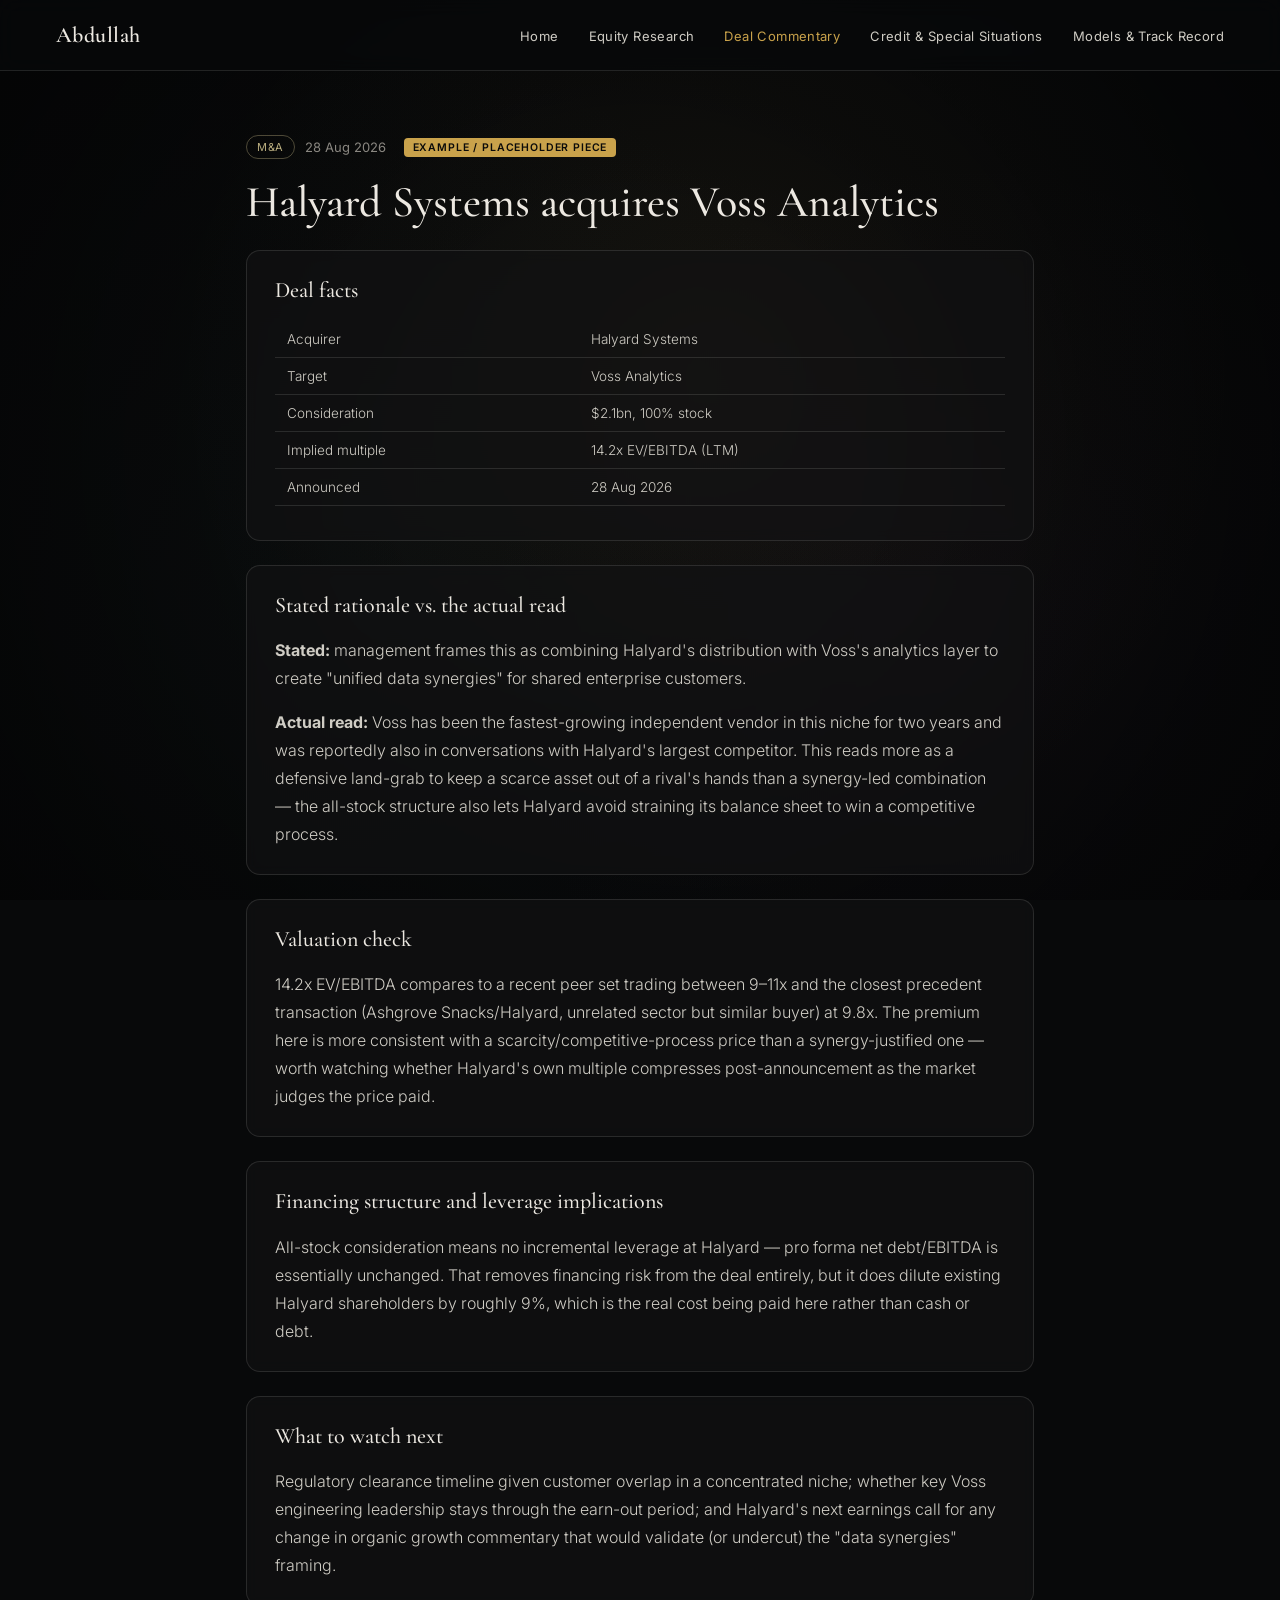
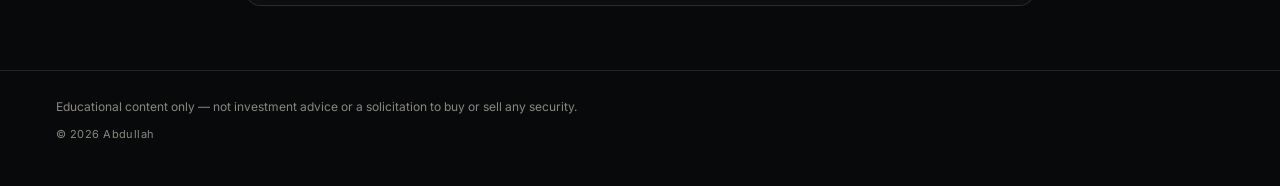
<file: deal-commentary/halyard-voss.html>
<!DOCTYPE html>
<html lang="en">
<head>
<meta charset="UTF-8" />
<meta name="viewport" content="width=device-width, initial-scale=1.0" />
<title>Halyard Systems / Voss Analytics — Deal Commentary — Abdullah</title>
<meta name="description" content="Deal commentary on Halyard Systems' $2.1bn all-stock acquisition of Voss Analytics." />
<link rel="icon" href="data:,">
<link rel="preconnect" href="https://fonts.googleapis.com">
<link rel="preconnect" href="https://fonts.gstatic.com" crossorigin>
<link href="https://fonts.googleapis.com/css2?family=Cormorant+Garamond:wght@400;500;600&family=Inter:wght@300;400;500&display=swap" rel="stylesheet">
<link rel="stylesheet" href="../styles.css">
</head>
<body data-bg-subdued>

<canvas id="bg"></canvas>

<div class="wrap">
<header class="site-header">
  <a class="brand" href="../index.html">Abdullah</a>
  <nav>
    <button class="nav-toggle" aria-label="Toggle navigation" aria-expanded="false">
      <svg width="18" height="18" viewBox="0 0 24 24" fill="none" xmlns="http://www.w3.org/2000/svg"><path d="M4 6h16M4 12h16M4 18h16" stroke="currentColor" stroke-width="1.6" stroke-linecap="round"/></svg>
    </button>
    <ul class="nav-links">
      <li><a href="../index.html">Home</a></li>
      <li><a href="../equity-research/index.html">Equity Research</a></li>
      <li><a href="index.html" aria-current="page">Deal Commentary</a></li>
      <li><a href="../credit-special-situations/index.html">Credit &amp; Special Situations</a></li>
      <li><a href="../track-record.html">Models &amp; Track Record</a></li>
    </ul>
  </nav>
</header>

<main class="page">
  <div class="post-meta">
    <span class="tag tag-neutral">M&amp;A</span>
    <span>28 Aug 2026</span>
    <span class="badge-example">Example / placeholder piece</span>
  </div>
  <h1 class="post-title">Halyard Systems acquires Voss Analytics</h1>

  <div class="panel">
    <h2>Deal facts</h2>
    <div class="table-scroll">
      <table>
        <tbody>
          <tr><td>Acquirer</td><td>Halyard Systems</td></tr>
          <tr><td>Target</td><td>Voss Analytics</td></tr>
          <tr><td>Consideration</td><td>$2.1bn, 100% stock</td></tr>
          <tr><td>Implied multiple</td><td>14.2x EV/EBITDA (LTM)</td></tr>
          <tr><td>Announced</td><td>28 Aug 2026</td></tr>
        </tbody>
      </table>
    </div>
  </div>

  <div class="panel">
    <h2>Stated rationale vs. the actual read</h2>
    <p><strong>Stated:</strong> management frames this as combining Halyard's distribution
    with Voss's analytics layer to create "unified data synergies" for shared enterprise
    customers.</p>
    <p><strong>Actual read:</strong> Voss has been the fastest-growing independent
    vendor in this niche for two years and was reportedly also in conversations with
    Halyard's largest competitor. This reads more as a defensive land-grab to keep a
    scarce asset out of a rival's hands than a synergy-led combination — the all-stock
    structure also lets Halyard avoid straining its balance sheet to win a
    competitive process.</p>
  </div>

  <div class="panel">
    <h2>Valuation check</h2>
    <p>14.2x EV/EBITDA compares to a recent peer set trading between 9–11x and the
    closest precedent transaction (Ashgrove Snacks/Halyard, unrelated sector but
    similar buyer) at 9.8x. The premium here is more consistent with a
    scarcity/competitive-process price than a synergy-justified one — worth watching
    whether Halyard's own multiple compresses post-announcement as the market
    judges the price paid.</p>
  </div>

  <div class="panel">
    <h2>Financing structure and leverage implications</h2>
    <p>All-stock consideration means no incremental leverage at Halyard — pro forma
    net debt/EBITDA is essentially unchanged. That removes financing risk from the
    deal entirely, but it does dilute existing Halyard shareholders by roughly 9%,
    which is the real cost being paid here rather than cash or debt.</p>
  </div>

  <div class="panel">
    <h2>What to watch next</h2>
    <p>Regulatory clearance timeline given customer overlap in a concentrated niche;
    whether key Voss engineering leadership stays through the earn-out period; and
    Halyard's next earnings call for any change in organic growth commentary that
    would validate (or undercut) the "data synergies" framing.</p>
  </div>
</main>

<footer class="site-footer">
  <p class="disclaimer">Educational content only — not investment advice or a solicitation to buy or sell any security.</p>
  <p class="copyright">&copy; <span data-year></span> Abdullah</p>
</footer>
</div>

<script src="../script.js"></script>
</body>
</html>
</file>
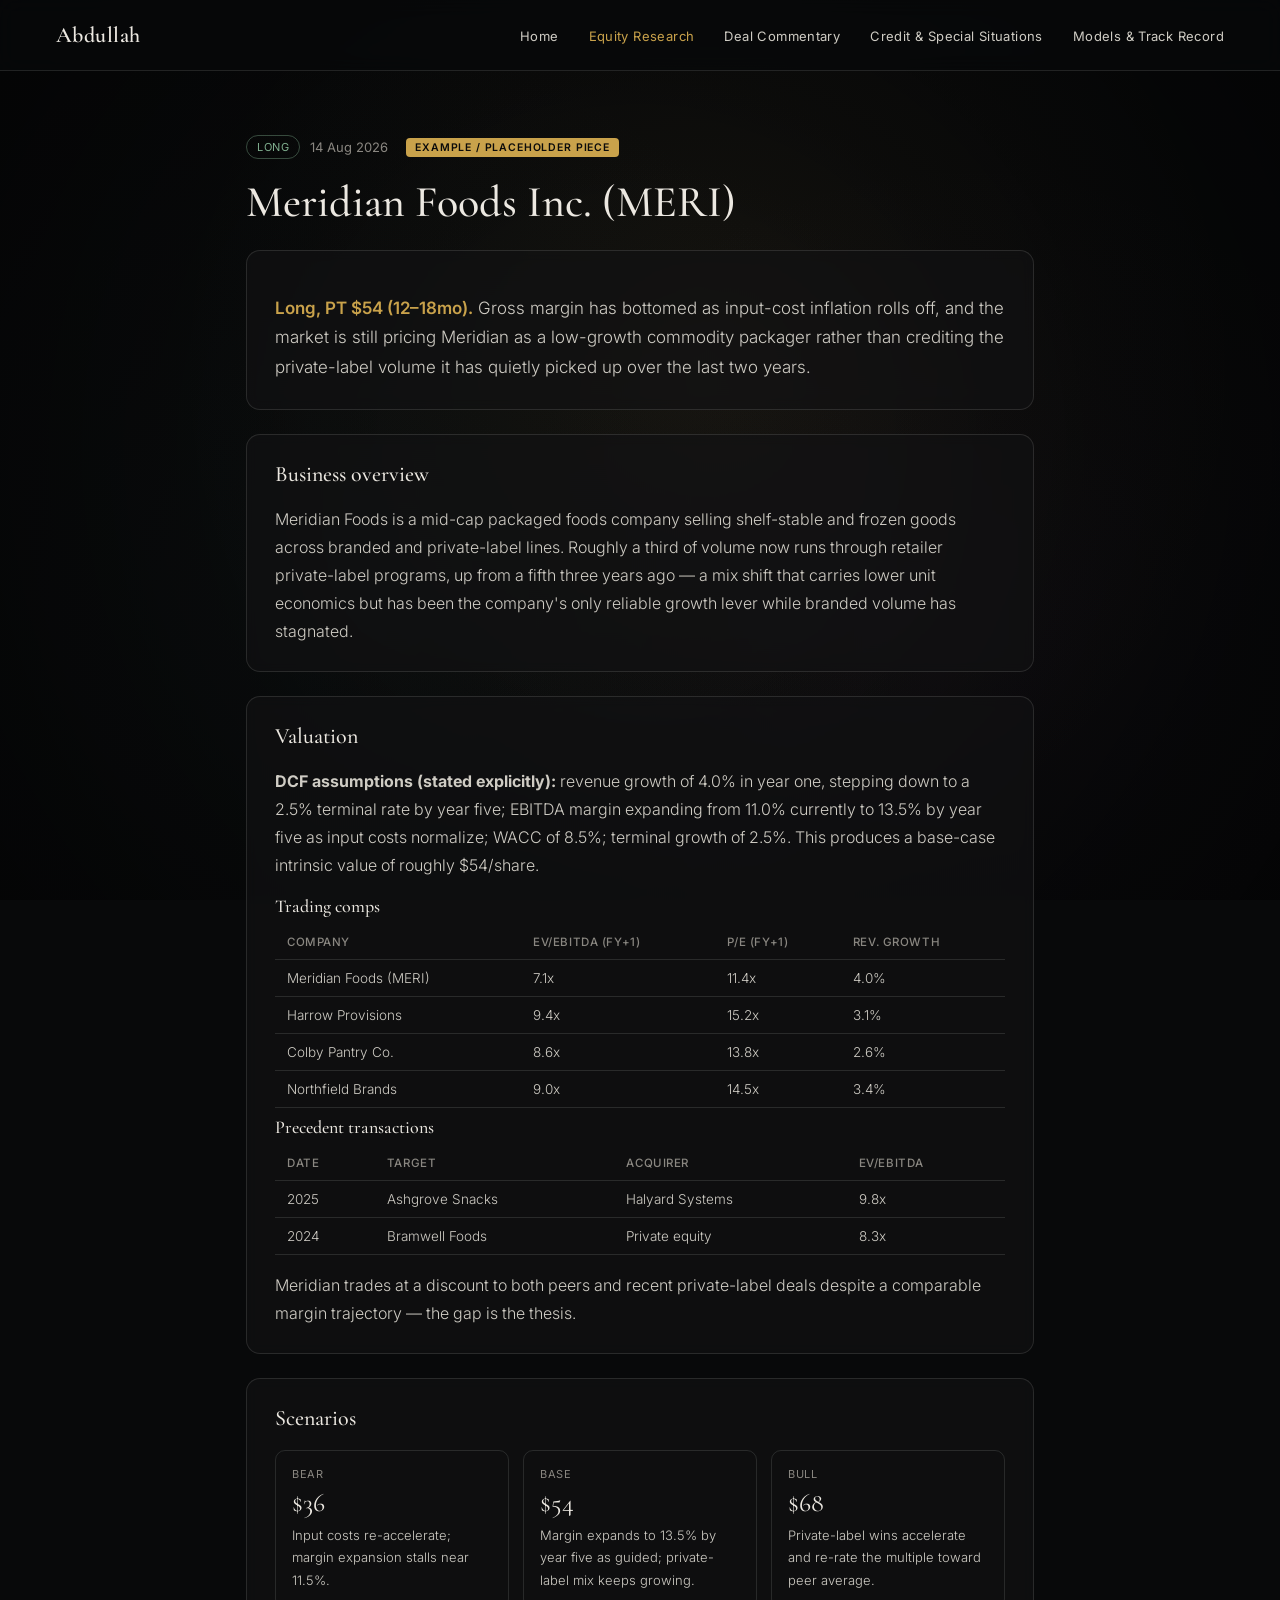
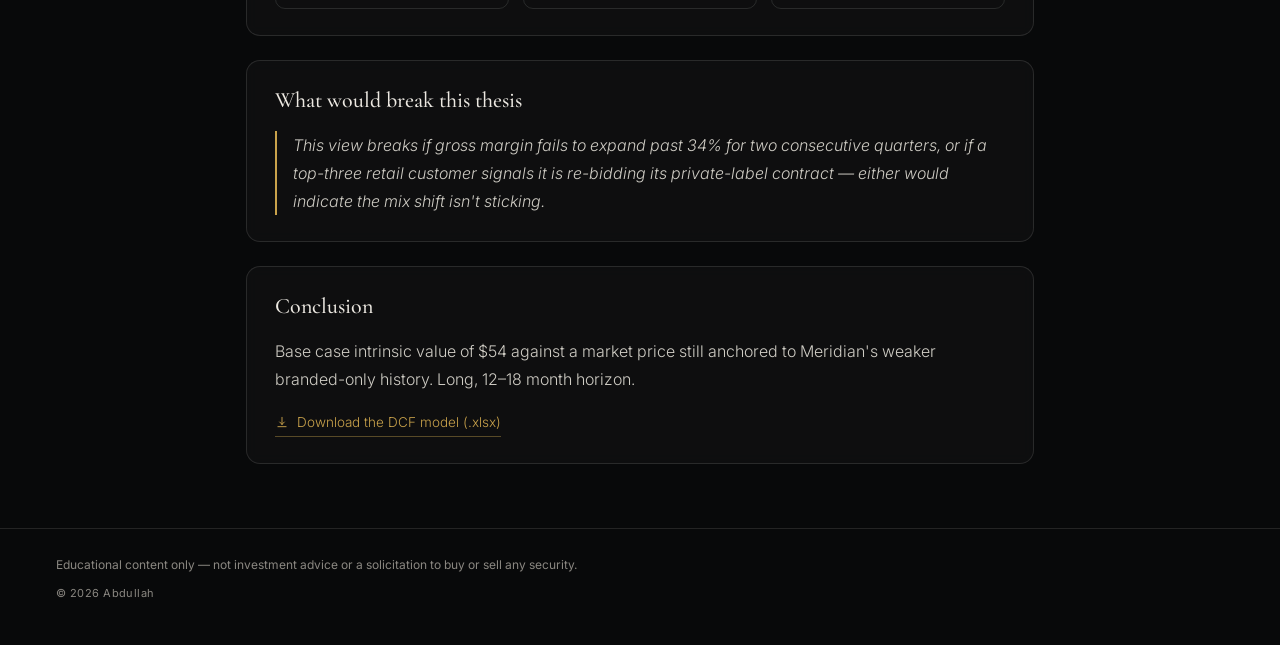
<file: equity-research/meridian-foods.html>
<!DOCTYPE html>
<html lang="en">
<head>
<meta charset="UTF-8" />
<meta name="viewport" content="width=device-width, initial-scale=1.0" />
<title>Meridian Foods Inc. (MERI) — Equity Research — Abdullah</title>
<meta name="description" content="Long thesis on Meridian Foods Inc. (MERI): margin recovery and private-label mix shift argue for upside to $54." />
<link rel="icon" href="data:,">
<link rel="preconnect" href="https://fonts.googleapis.com">
<link rel="preconnect" href="https://fonts.gstatic.com" crossorigin>
<link href="https://fonts.googleapis.com/css2?family=Cormorant+Garamond:wght@400;500;600&family=Inter:wght@300;400;500&display=swap" rel="stylesheet">
<link rel="stylesheet" href="../styles.css">
</head>
<body data-bg-subdued>

<canvas id="bg"></canvas>

<div class="wrap">
<header class="site-header">
  <a class="brand" href="../index.html">Abdullah</a>
  <nav>
    <button class="nav-toggle" aria-label="Toggle navigation" aria-expanded="false">
      <svg width="18" height="18" viewBox="0 0 24 24" fill="none" xmlns="http://www.w3.org/2000/svg"><path d="M4 6h16M4 12h16M4 18h16" stroke="currentColor" stroke-width="1.6" stroke-linecap="round"/></svg>
    </button>
    <ul class="nav-links">
      <li><a href="../index.html">Home</a></li>
      <li><a href="index.html" aria-current="page">Equity Research</a></li>
      <li><a href="../deal-commentary/index.html">Deal Commentary</a></li>
      <li><a href="../credit-special-situations/index.html">Credit &amp; Special Situations</a></li>
      <li><a href="../track-record.html">Models &amp; Track Record</a></li>
    </ul>
  </nav>
</header>

<main class="page">
  <div class="post-meta">
    <span class="tag tag-long">Long</span>
    <span>14 Aug 2026</span>
    <span class="badge-example">Example / placeholder piece</span>
  </div>
  <h1 class="post-title">Meridian Foods Inc. (MERI)</h1>

  <div class="panel">
    <p class="summary-line">
      <strong>Long, PT $54 (12–18mo).</strong> Gross margin has bottomed as input-cost
      inflation rolls off, and the market is still pricing Meridian as a low-growth
      commodity packager rather than crediting the private-label volume it has quietly
      picked up over the last two years.
    </p>
  </div>

  <div class="panel">
    <h2>Business overview</h2>
    <p>
      Meridian Foods is a mid-cap packaged foods company selling shelf-stable and
      frozen goods across branded and private-label lines. Roughly a third of volume
      now runs through retailer private-label programs, up from a fifth three years
      ago — a mix shift that carries lower unit economics but has been the company's
      only reliable growth lever while branded volume has stagnated.
    </p>
  </div>

  <div class="panel">
    <h2>Valuation</h2>
    <p><strong>DCF assumptions (stated explicitly):</strong> revenue growth of 4.0% in
    year one, stepping down to a 2.5% terminal rate by year five; EBITDA margin
    expanding from 11.0% currently to 13.5% by year five as input costs normalize;
    WACC of 8.5%; terminal growth of 2.5%. This produces a base-case intrinsic value
    of roughly $54/share.</p>

    <h3>Trading comps</h3>
    <div class="table-scroll">
      <table>
        <thead><tr><th>Company</th><th>EV/EBITDA (FY+1)</th><th>P/E (FY+1)</th><th>Rev. growth</th></tr></thead>
        <tbody>
          <tr><td>Meridian Foods (MERI)</td><td>7.1x</td><td>11.4x</td><td>4.0%</td></tr>
          <tr><td>Harrow Provisions</td><td>9.4x</td><td>15.2x</td><td>3.1%</td></tr>
          <tr><td>Colby Pantry Co.</td><td>8.6x</td><td>13.8x</td><td>2.6%</td></tr>
          <tr><td>Northfield Brands</td><td>9.0x</td><td>14.5x</td><td>3.4%</td></tr>
        </tbody>
      </table>
    </div>

    <h3>Precedent transactions</h3>
    <div class="table-scroll">
      <table>
        <thead><tr><th>Date</th><th>Target</th><th>Acquirer</th><th>EV/EBITDA</th></tr></thead>
        <tbody>
          <tr><td>2025</td><td>Ashgrove Snacks</td><td>Halyard Systems</td><td>9.8x</td></tr>
          <tr><td>2024</td><td>Bramwell Foods</td><td>Private equity</td><td>8.3x</td></tr>
        </tbody>
      </table>
    </div>
    <p>Meridian trades at a discount to both peers and recent private-label deals despite a comparable margin trajectory — the gap is the thesis.</p>
  </div>

  <div class="panel">
    <h2>Scenarios</h2>
    <div class="scenario-grid">
      <div class="scenario">
        <span class="scenario-label">Bear</span>
        <div class="scenario-value">$36</div>
        <p>Input costs re-accelerate; margin expansion stalls near 11.5%.</p>
      </div>
      <div class="scenario">
        <span class="scenario-label">Base</span>
        <div class="scenario-value">$54</div>
        <p>Margin expands to 13.5% by year five as guided; private-label mix keeps growing.</p>
      </div>
      <div class="scenario">
        <span class="scenario-label">Bull</span>
        <div class="scenario-value">$68</div>
        <p>Private-label wins accelerate and re-rate the multiple toward peer average.</p>
      </div>
    </div>
  </div>

  <div class="panel">
    <h2>What would break this thesis</h2>
    <p class="invalidation">
      This view breaks if gross margin fails to expand past 34% for two consecutive
      quarters, or if a top-three retail customer signals it is re-bidding its
      private-label contract — either would indicate the mix shift isn't sticking.
    </p>
  </div>

  <div class="panel">
    <h2>Conclusion</h2>
    <p>
      Base case intrinsic value of $54 against a market price still anchored to
      Meridian's weaker branded-only history. Long, 12–18 month horizon.
    </p>
    <p><a class="download-link" href="../models/meridian-foods-dcf.xlsx" download>
      <svg width="14" height="14" viewBox="0 0 24 24" fill="none" xmlns="http://www.w3.org/2000/svg"><path d="M12 4v12m0 0l-4-4m4 4l4-4M5 20h14" stroke="currentColor" stroke-width="1.6" stroke-linecap="round" stroke-linejoin="round"/></svg>
      Download the DCF model (.xlsx)
    </a></p>
  </div>
</main>

<footer class="site-footer">
  <p class="disclaimer">Educational content only — not investment advice or a solicitation to buy or sell any security.</p>
  <p class="copyright">&copy; <span data-year></span> Abdullah</p>
</footer>
</div>

<script src="../script.js"></script>
</body>
</html>
</file>
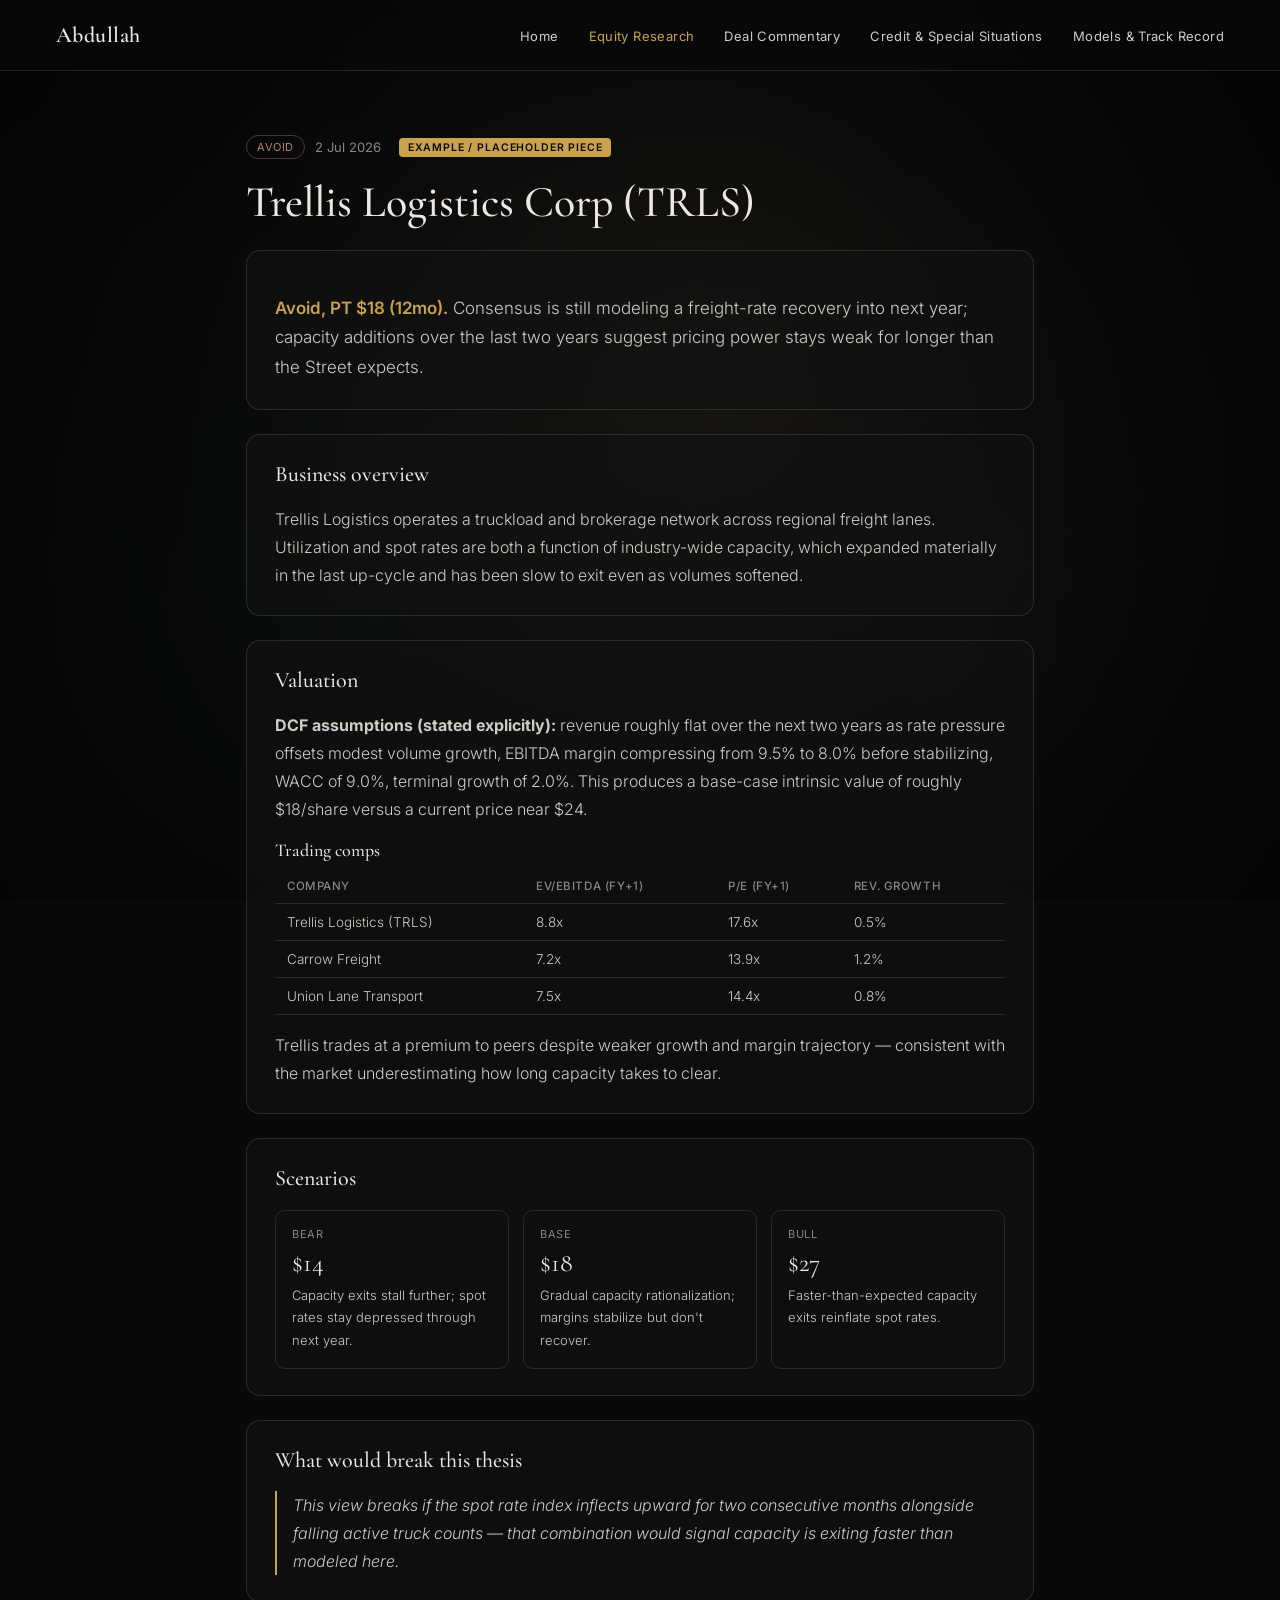
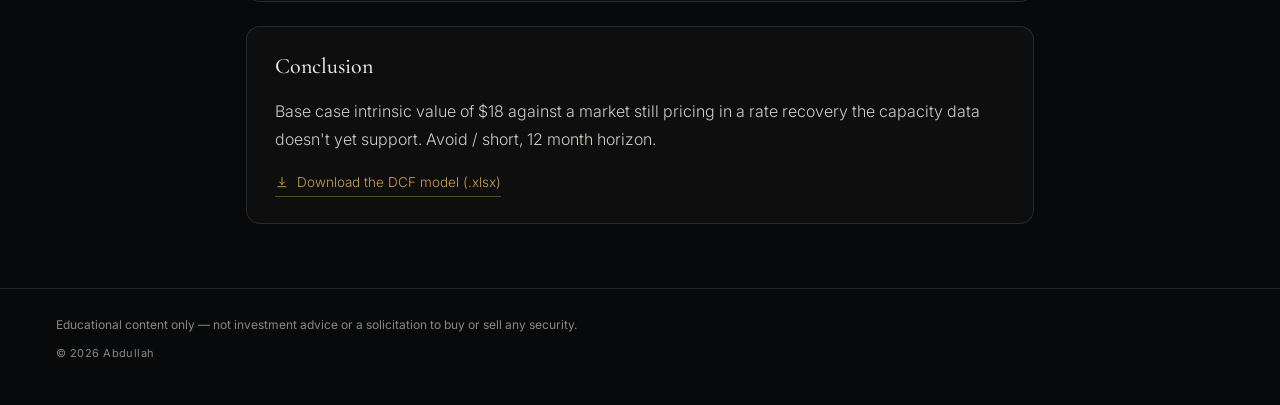
<file: equity-research/trellis-logistics.html>
<!DOCTYPE html>
<html lang="en">
<head>
<meta charset="UTF-8" />
<meta name="viewport" content="width=device-width, initial-scale=1.0" />
<title>Trellis Logistics Corp (TRLS) — Equity Research — Abdullah</title>
<meta name="description" content="Avoid/short thesis on Trellis Logistics Corp (TRLS): freight overcapacity leaves consensus estimates too high." />
<link rel="icon" href="data:,">
<link rel="preconnect" href="https://fonts.googleapis.com">
<link rel="preconnect" href="https://fonts.gstatic.com" crossorigin>
<link href="https://fonts.googleapis.com/css2?family=Cormorant+Garamond:wght@400;500;600&family=Inter:wght@300;400;500&display=swap" rel="stylesheet">
<link rel="stylesheet" href="../styles.css">
</head>
<body data-bg-subdued>

<canvas id="bg"></canvas>

<div class="wrap">
<header class="site-header">
  <a class="brand" href="../index.html">Abdullah</a>
  <nav>
    <button class="nav-toggle" aria-label="Toggle navigation" aria-expanded="false">
      <svg width="18" height="18" viewBox="0 0 24 24" fill="none" xmlns="http://www.w3.org/2000/svg"><path d="M4 6h16M4 12h16M4 18h16" stroke="currentColor" stroke-width="1.6" stroke-linecap="round"/></svg>
    </button>
    <ul class="nav-links">
      <li><a href="../index.html">Home</a></li>
      <li><a href="index.html" aria-current="page">Equity Research</a></li>
      <li><a href="../deal-commentary/index.html">Deal Commentary</a></li>
      <li><a href="../credit-special-situations/index.html">Credit &amp; Special Situations</a></li>
      <li><a href="../track-record.html">Models &amp; Track Record</a></li>
    </ul>
  </nav>
</header>

<main class="page">
  <div class="post-meta">
    <span class="tag tag-short">Avoid</span>
    <span>2 Jul 2026</span>
    <span class="badge-example">Example / placeholder piece</span>
  </div>
  <h1 class="post-title">Trellis Logistics Corp (TRLS)</h1>

  <div class="panel">
    <p class="summary-line">
      <strong>Avoid, PT $18 (12mo).</strong> Consensus is still modeling a freight-rate
      recovery into next year; capacity additions over the last two years suggest
      pricing power stays weak for longer than the Street expects.
    </p>
  </div>

  <div class="panel">
    <h2>Business overview</h2>
    <p>
      Trellis Logistics operates a truckload and brokerage network across regional
      freight lanes. Utilization and spot rates are both a function of industry-wide
      capacity, which expanded materially in the last up-cycle and has been slow to
      exit even as volumes softened.
    </p>
  </div>

  <div class="panel">
    <h2>Valuation</h2>
    <p><strong>DCF assumptions (stated explicitly):</strong> revenue roughly flat over
    the next two years as rate pressure offsets modest volume growth, EBITDA margin
    compressing from 9.5% to 8.0% before stabilizing, WACC of 9.0%, terminal growth of
    2.0%. This produces a base-case intrinsic value of roughly $18/share versus a
    current price near $24.</p>

    <h3>Trading comps</h3>
    <div class="table-scroll">
      <table>
        <thead><tr><th>Company</th><th>EV/EBITDA (FY+1)</th><th>P/E (FY+1)</th><th>Rev. growth</th></tr></thead>
        <tbody>
          <tr><td>Trellis Logistics (TRLS)</td><td>8.8x</td><td>17.6x</td><td>0.5%</td></tr>
          <tr><td>Carrow Freight</td><td>7.2x</td><td>13.9x</td><td>1.2%</td></tr>
          <tr><td>Union Lane Transport</td><td>7.5x</td><td>14.4x</td><td>0.8%</td></tr>
        </tbody>
      </table>
    </div>
    <p>Trellis trades at a premium to peers despite weaker growth and margin trajectory — consistent with the market underestimating how long capacity takes to clear.</p>
  </div>

  <div class="panel">
    <h2>Scenarios</h2>
    <div class="scenario-grid">
      <div class="scenario">
        <span class="scenario-label">Bear</span>
        <div class="scenario-value">$14</div>
        <p>Capacity exits stall further; spot rates stay depressed through next year.</p>
      </div>
      <div class="scenario">
        <span class="scenario-label">Base</span>
        <div class="scenario-value">$18</div>
        <p>Gradual capacity rationalization; margins stabilize but don't recover.</p>
      </div>
      <div class="scenario">
        <span class="scenario-label">Bull</span>
        <div class="scenario-value">$27</div>
        <p>Faster-than-expected capacity exits reinflate spot rates.</p>
      </div>
    </div>
  </div>

  <div class="panel">
    <h2>What would break this thesis</h2>
    <p class="invalidation">
      This view breaks if the spot rate index inflects upward for two consecutive
      months alongside falling active truck counts — that combination would signal
      capacity is exiting faster than modeled here.
    </p>
  </div>

  <div class="panel">
    <h2>Conclusion</h2>
    <p>
      Base case intrinsic value of $18 against a market still pricing in a rate
      recovery the capacity data doesn't yet support. Avoid / short, 12 month horizon.
    </p>
    <p><a class="download-link" href="../models/trellis-logistics-dcf.xlsx" download>
      <svg width="14" height="14" viewBox="0 0 24 24" fill="none" xmlns="http://www.w3.org/2000/svg"><path d="M12 4v12m0 0l-4-4m4 4l4-4M5 20h14" stroke="currentColor" stroke-width="1.6" stroke-linecap="round" stroke-linejoin="round"/></svg>
      Download the DCF model (.xlsx)
    </a></p>
  </div>
</main>

<footer class="site-footer">
  <p class="disclaimer">Educational content only — not investment advice or a solicitation to buy or sell any security.</p>
  <p class="copyright">&copy; <span data-year></span> Abdullah</p>
</footer>
</div>

<script src="../script.js"></script>
</body>
</html>
</file>
<file: styles.css>
:root {
  --bg: #08090a;
  --panel: rgba(18, 18, 20, 0.62);
  --panel-solid: #101113;
  --border: rgba(236, 232, 225, 0.12);
  --border-strong: rgba(236, 232, 225, 0.22);
  --fg: #ece8e1;
  --fg-dim: #cfccc4;
  --muted: #8a8781;
  --accent: #c9a24b;
  --long: #7fae8e;
  --short: #b97f6f;
  --neutral: #b9ad7f;
  --maxw: 900px;
}

* { box-sizing: border-box; }

html, body {
  margin: 0;
  padding: 0;
  background: var(--bg);
  color: var(--fg);
  font-family: 'Inter', -apple-system, BlinkMacSystemFont, sans-serif;
  overflow-x: hidden;
  scroll-behavior: smooth;
}

body { min-height: 100%; }

a { color: inherit; }

#bg {
  position: fixed;
  inset: 0;
  width: 100%;
  height: 100%;
  z-index: 0;
  display: block;
}

/* ---------- Header / Nav ---------- */

.site-header {
  position: sticky;
  top: 0;
  z-index: 20;
  display: flex;
  align-items: center;
  justify-content: space-between;
  padding: 22px clamp(20px, 5vw, 56px);
  background: rgba(8, 9, 10, 0.72);
  backdrop-filter: blur(10px);
  -webkit-backdrop-filter: blur(10px);
  border-bottom: 1px solid var(--border);
}

.brand {
  font-family: 'Cormorant Garamond', Georgia, serif;
  font-size: 22px;
  font-weight: 600;
  letter-spacing: 0.02em;
  text-decoration: none;
  color: var(--fg);
}

.nav-links {
  display: flex;
  align-items: center;
  gap: 30px;
  list-style: none;
  margin: 0;
  padding: 0;
}

.nav-links a {
  font-size: 13px;
  letter-spacing: 0.03em;
  text-decoration: none;
  color: var(--fg-dim);
  transition: color 0.2s ease;
  white-space: nowrap;
}

.nav-links a:hover,
.nav-links a[aria-current="page"] {
  color: var(--accent);
}

.nav-toggle {
  display: none;
  background: none;
  border: 1px solid var(--border-strong);
  border-radius: 8px;
  padding: 8px 10px;
  color: var(--fg);
  cursor: pointer;
}

@media (max-width: 780px) {
  .nav-toggle { display: inline-flex; align-items: center; }
  .nav-links {
    position: absolute;
    top: 100%;
    left: 0;
    right: 0;
    flex-direction: column;
    align-items: flex-start;
    gap: 0;
    background: rgba(8, 9, 10, 0.97);
    border-bottom: 1px solid var(--border);
    max-height: 0;
    overflow: hidden;
    transition: max-height 0.25s ease;
  }
  .nav-links.open { max-height: 340px; }
  .nav-links li { width: 100%; }
  .nav-links a {
    display: block;
    padding: 16px clamp(20px, 5vw, 56px);
    border-bottom: 1px solid var(--border);
  }
}

/* ---------- Layout ---------- */

.wrap {
  position: relative;
  z-index: 1;
  min-height: 100vh;
  display: flex;
  flex-direction: column;
}

main { flex: 1; }

.page {
  max-width: var(--maxw);
  margin: 0 auto;
  padding: 64px clamp(20px, 5vw, 56px) 40px;
}

.page-narrow { max-width: 720px; }

/* ---------- Home hero ---------- */

.hero {
  min-height: 78vh;
  display: flex;
  flex-direction: column;
  align-items: center;
  justify-content: center;
  text-align: center;
  padding: 8vh 24px 6vh;
}

.hero-inner { max-width: 640px; width: 100%; animation: rise 1s ease-out both; }

@keyframes rise {
  from { opacity: 0; transform: translateY(14px); }
  to { opacity: 1; transform: translateY(0); }
}

.eyebrow {
  margin: 0 0 18px;
  font-size: 12px;
  letter-spacing: 0.28em;
  text-transform: uppercase;
  color: var(--muted);
  font-weight: 400;
}

.name {
  margin: 0;
  font-family: 'Cormorant Garamond', Georgia, serif;
  font-weight: 500;
  font-size: clamp(48px, 10vw, 88px);
  line-height: 1.05;
  color: var(--fg);
}

.rule {
  width: 48px;
  height: 1px;
  background: linear-gradient(90deg, transparent, var(--accent), transparent);
  margin: 28px auto;
  opacity: 0.8;
}

.intro {
  font-size: 16px;
  line-height: 1.85;
  font-weight: 300;
  color: var(--fg-dim);
  margin: 0 auto 36px;
  max-width: 540px;
}

.hero-actions {
  display: flex;
  flex-wrap: wrap;
  gap: 14px;
  justify-content: center;
}

.btn {
  display: inline-flex;
  align-items: center;
  gap: 8px;
  padding: 12px 22px;
  border: 1px solid var(--border-strong);
  border-radius: 999px;
  text-decoration: none;
  font-size: 13px;
  letter-spacing: 0.03em;
  color: var(--fg);
  transition: border-color 0.25s ease, color 0.25s ease, background 0.25s ease;
  background: transparent;
}

.btn:hover { border-color: var(--accent); color: var(--accent); background: rgba(201, 162, 75, 0.06); }

.btn-primary { border-color: rgba(201, 162, 75, 0.55); color: var(--accent); }
.btn-primary:hover { background: rgba(201, 162, 75, 0.1); }

.btn svg { transition: transform 0.25s ease; }
.btn:hover svg { transform: translate(2px, -2px); }

/* ---------- Section headers ---------- */

.section-head {
  margin-bottom: 44px;
}

.section-head .eyebrow { margin-bottom: 10px; }

.section-title {
  font-family: 'Cormorant Garamond', Georgia, serif;
  font-size: clamp(32px, 6vw, 46px);
  font-weight: 500;
  margin: 0 0 14px;
}

.section-desc {
  color: var(--fg-dim);
  font-weight: 300;
  line-height: 1.75;
  max-width: 620px;
  margin: 0;
}

/* ---------- Cards / list ---------- */

.card-list {
  display: flex;
  flex-direction: column;
  gap: 16px;
}

.card {
  display: block;
  padding: 26px 28px;
  border: 1px solid var(--border);
  border-radius: 14px;
  background: var(--panel);
  backdrop-filter: blur(6px);
  -webkit-backdrop-filter: blur(6px);
  text-decoration: none;
  transition: border-color 0.2s ease, transform 0.2s ease;
}

.card:hover { border-color: var(--border-strong); transform: translateY(-1px); }

.card-top {
  display: flex;
  align-items: center;
  gap: 10px;
  flex-wrap: wrap;
  margin-bottom: 10px;
}

.tag {
  font-size: 11px;
  letter-spacing: 0.05em;
  text-transform: uppercase;
  padding: 4px 10px;
  border-radius: 999px;
  border: 1px solid var(--border-strong);
  color: var(--muted);
}

.tag-long { color: var(--long); border-color: rgba(127,174,142,0.4); }
.tag-short { color: var(--short); border-color: rgba(185,127,111,0.4); }
.tag-neutral { color: var(--neutral); border-color: rgba(185,173,127,0.4); }

.card-date { font-size: 12px; color: var(--muted); margin-left: auto; }

.card h3 {
  font-family: 'Cormorant Garamond', Georgia, serif;
  font-size: 26px;
  font-weight: 500;
  margin: 0 0 8px;
  color: var(--fg);
}

.card p { margin: 0; color: var(--fg-dim); font-size: 14.5px; line-height: 1.6; font-weight: 300; }

.badge-example {
  display: inline-block;
  font-size: 10.5px;
  letter-spacing: 0.08em;
  text-transform: uppercase;
  color: #0a0a0a;
  background: var(--accent);
  padding: 3px 9px;
  border-radius: 4px;
  font-weight: 600;
  margin-left: 8px;
  vertical-align: middle;
}

/* ---------- Article / post ---------- */

.post-meta {
  display: flex;
  align-items: center;
  flex-wrap: wrap;
  gap: 10px;
  margin-bottom: 18px;
  color: var(--muted);
  font-size: 13px;
}

.post-title {
  font-family: 'Cormorant Garamond', Georgia, serif;
  font-size: clamp(30px, 6vw, 44px);
  font-weight: 500;
  margin: 0 0 22px;
  line-height: 1.15;
}

.panel {
  background: var(--panel);
  border: 1px solid var(--border);
  border-radius: 14px;
  padding: 26px 28px;
  margin: 0 0 24px;
  backdrop-filter: blur(6px);
  -webkit-backdrop-filter: blur(6px);
}

.panel h2, .panel h3 {
  font-family: 'Cormorant Garamond', Georgia, serif;
  font-weight: 500;
  margin-top: 0;
}

.panel h2 { font-size: 22px; }
.panel h3 { font-size: 18px; margin-bottom: 8px; }

.panel p { color: var(--fg-dim); font-weight: 300; line-height: 1.75; }
.panel p:last-child { margin-bottom: 0; }

.summary-line {
  font-size: 17px;
  line-height: 1.7;
  color: var(--fg);
  font-weight: 300;
}

.summary-line strong { color: var(--accent); font-weight: 600; }

table {
  width: 100%;
  border-collapse: collapse;
  font-size: 13.5px;
}

th, td {
  text-align: left;
  padding: 10px 12px;
  border-bottom: 1px solid var(--border);
  color: var(--fg-dim);
  font-weight: 300;
}

th {
  color: var(--muted);
  font-weight: 500;
  font-size: 11.5px;
  letter-spacing: 0.05em;
  text-transform: uppercase;
}

td strong, tr.total td { color: var(--fg); font-weight: 500; }

.table-scroll { overflow-x: auto; margin: 0 0 8px; }

.scenario-grid {
  display: grid;
  grid-template-columns: repeat(3, 1fr);
  gap: 14px;
}

@media (max-width: 640px) {
  .scenario-grid { grid-template-columns: 1fr; }
}

.scenario {
  border: 1px solid var(--border);
  border-radius: 10px;
  padding: 16px;
}

.scenario .scenario-label {
  font-size: 11px;
  letter-spacing: 0.06em;
  text-transform: uppercase;
  color: var(--muted);
  margin-bottom: 6px;
  display: block;
}

.scenario .scenario-value {
  font-family: 'Cormorant Garamond', Georgia, serif;
  font-size: 26px;
  margin-bottom: 6px;
}

.scenario p { font-size: 13px; margin: 0; color: var(--fg-dim); font-weight: 300; }

.invalidation {
  border-left: 2px solid var(--accent);
  padding-left: 16px;
  color: var(--fg-dim);
  font-style: italic;
  font-weight: 300;
}

.download-link {
  display: inline-flex;
  align-items: center;
  gap: 8px;
  font-size: 13.5px;
  color: var(--accent);
  text-decoration: none;
  border-bottom: 1px solid rgba(201,162,75,0.4);
  padding-bottom: 2px;
}

.download-link:hover { border-color: var(--accent); }

/* ---------- Track record ---------- */

.pos-bullish { color: var(--long); }
.pos-bearish { color: var(--short); }
.pos-neutral { color: var(--neutral); }

.repro-note {
  font-size: 14px;
  color: var(--fg-dim);
  font-weight: 300;
  line-height: 1.75;
  border-top: 1px solid var(--border);
  margin-top: 36px;
  padding-top: 24px;
}

/* ---------- Footer ---------- */

.site-footer {
  position: relative;
  z-index: 1;
  padding: 26px clamp(20px, 5vw, 56px) 34px;
  border-top: 1px solid var(--border);
  color: var(--muted);
  font-size: 12px;
}

.site-footer .disclaimer { max-width: 720px; margin: 0 0 8px; line-height: 1.6; }
.site-footer .copyright { font-size: 11px; letter-spacing: 0.04em; }

@media (max-width: 480px) {
  .page { padding-top: 48px; }
  .panel, .card { padding: 20px; }
}
</file>
